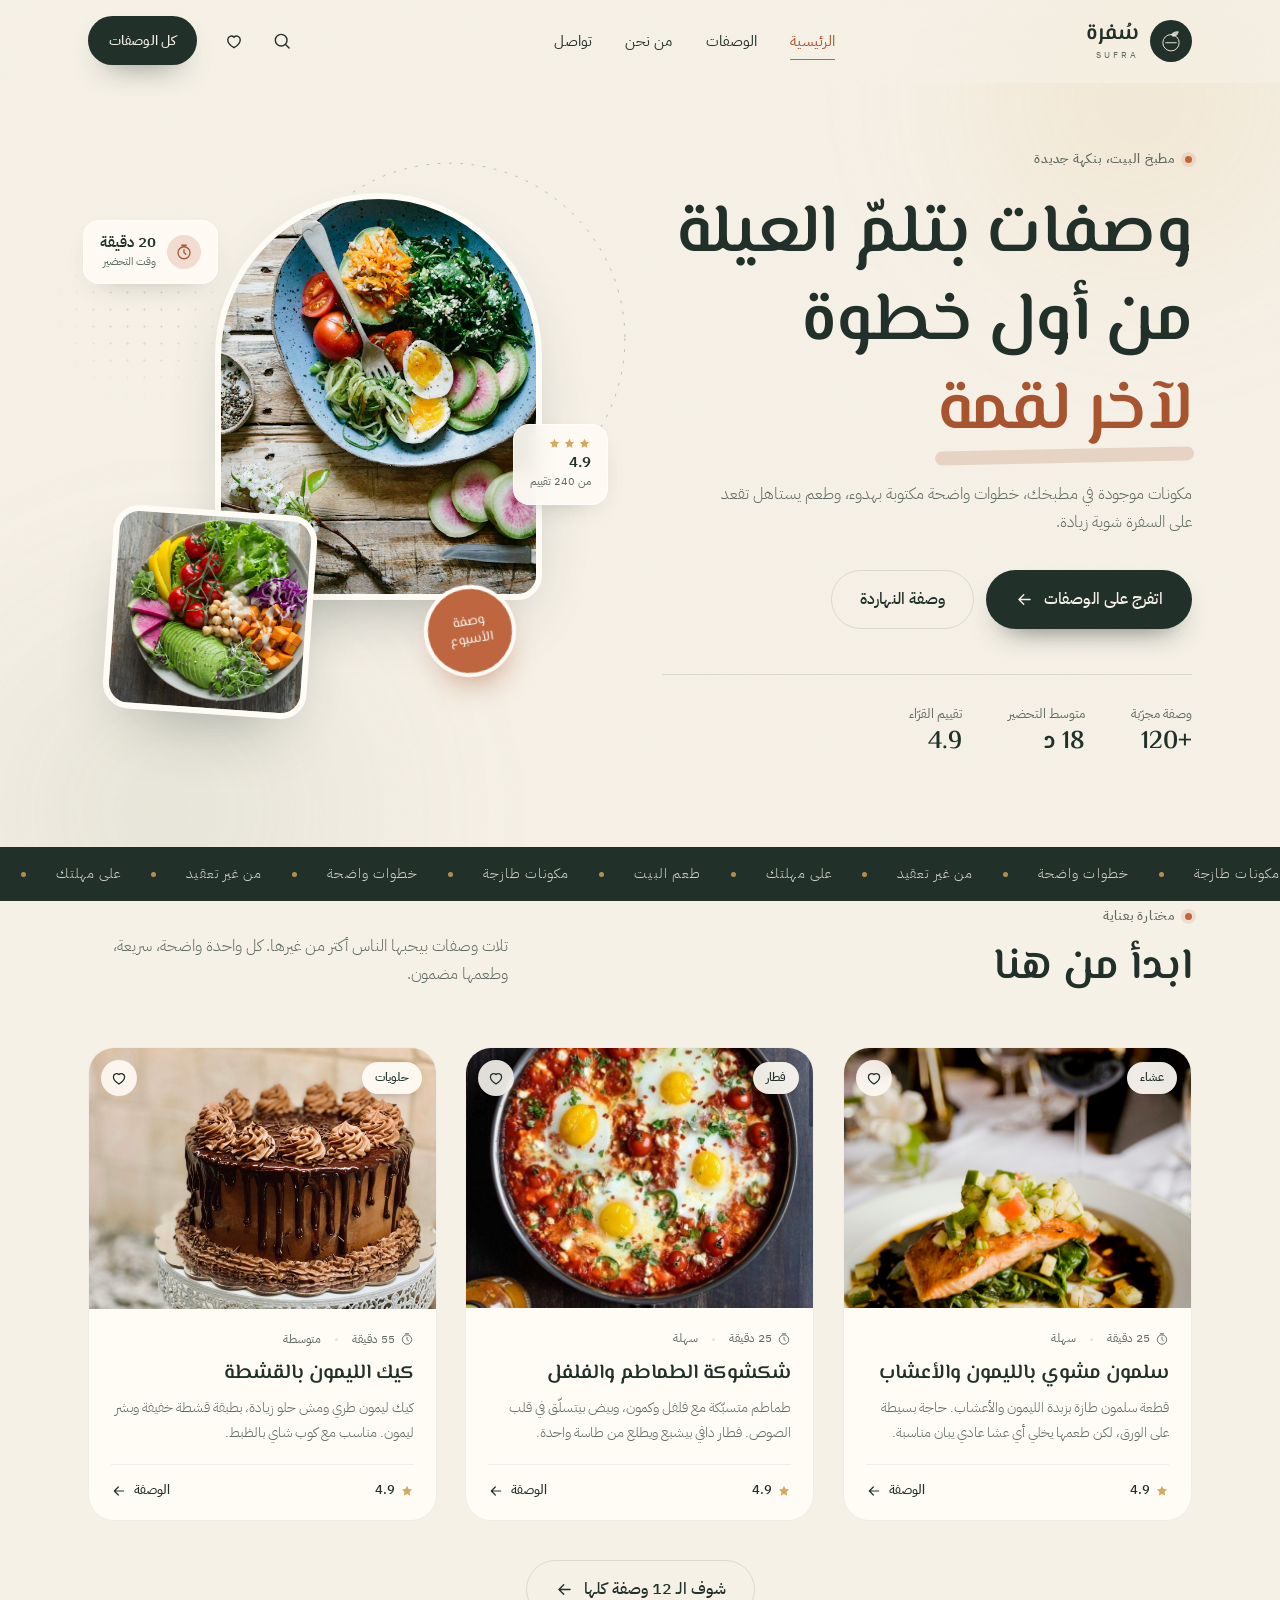
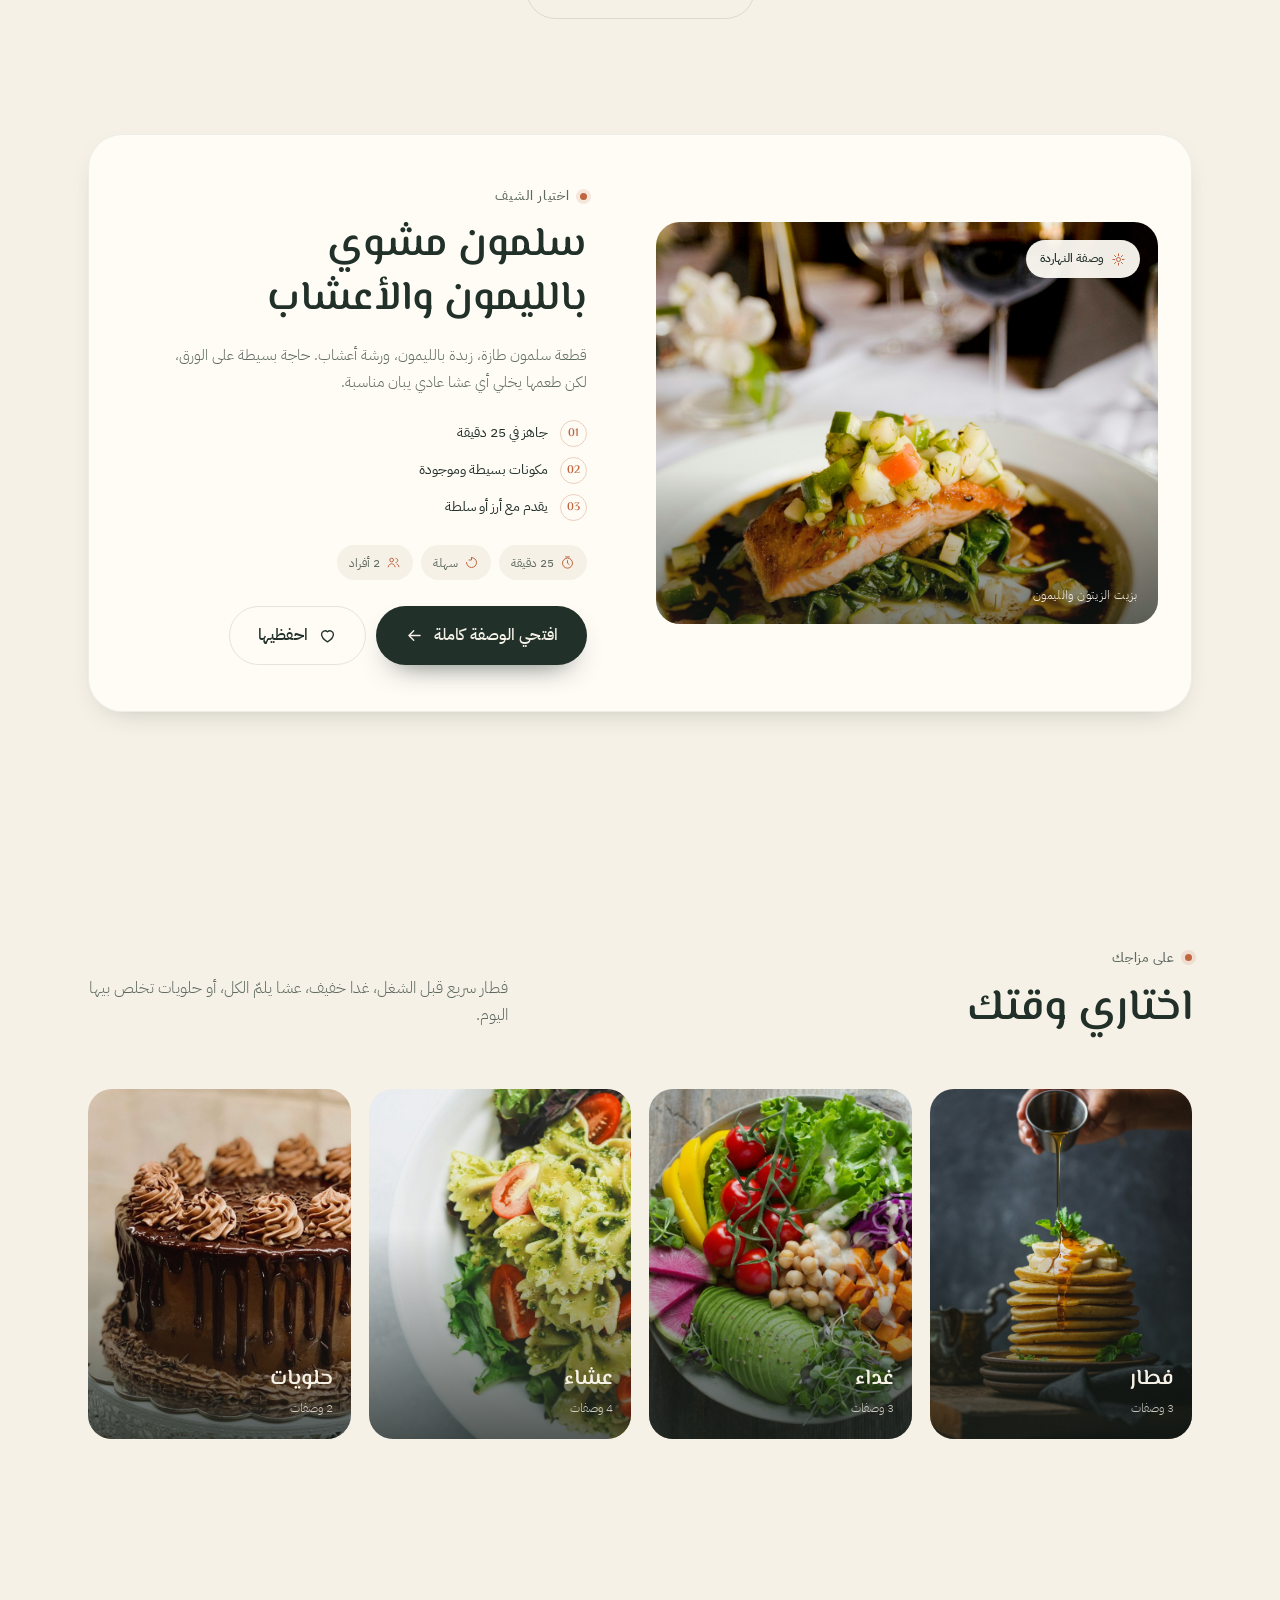
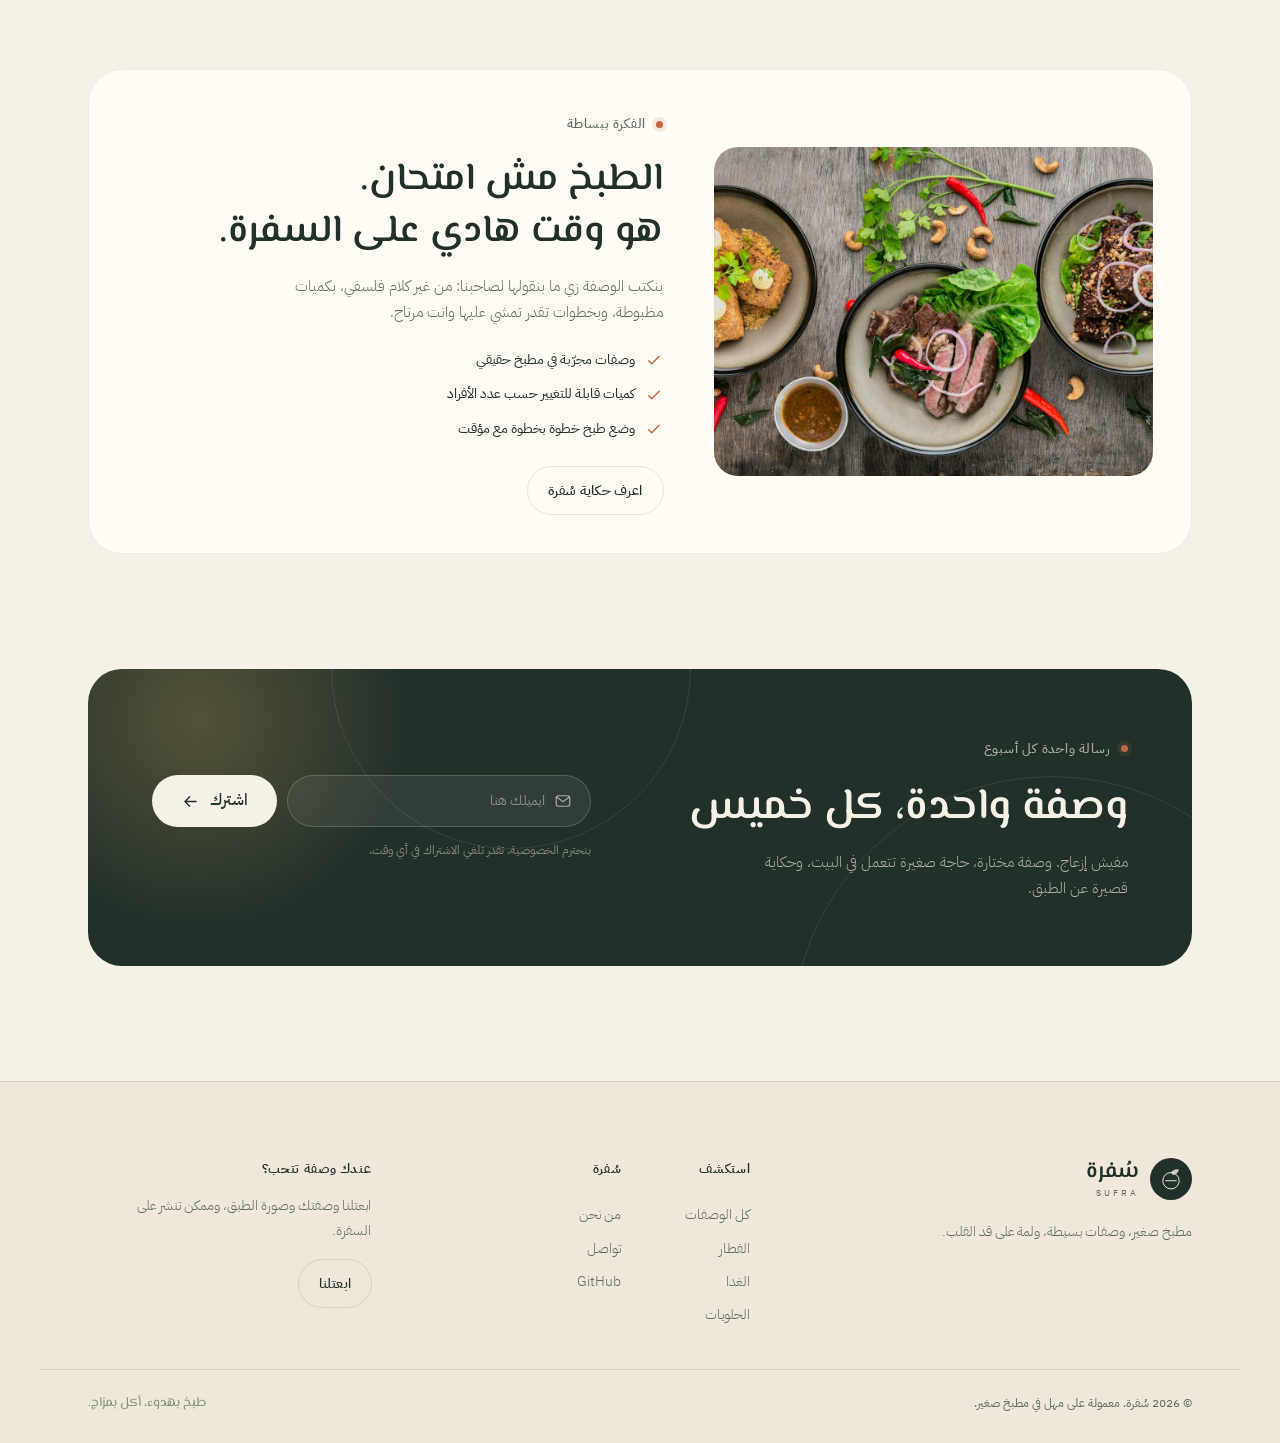
<file: index.html>
<!DOCTYPE html>
<html lang="ar" dir="rtl" class="no-js">
<head>
<meta charset="UTF-8">
<meta name="viewport" content="width=device-width, initial-scale=1">
<meta name="theme-color" content="#f6f1e7">
<title>سُفرة — وصفات بيتية بخطوات بسيطة</title>
<meta name="description" content="سُفرة: وصفات بيتية مجرّبة بخطوات واضحة ومكونات بسيطة. فطار وغدا وعشا وحلويات، مع وضع طبخ تفاعلي وحفظ للمفضلة.">
<link rel="canonical" href="https://mohammadmansy.github.io/sofra/">
<meta property="og:type" content="website">
<meta property="og:locale" content="ar_AR">
<meta property="og:site_name" content="سُفرة">
<meta property="og:title" content="سُفرة — وصفات بيتية بخطوات بسيطة">
<meta property="og:description" content="وصفات بيتية مجرّبة، مكونات بسيطة، وخطوات مكتوبة بهدوء. اختاري وصفتك وابدأي الطبخ.">
<meta property="og:url" content="https://mohammadmansy.github.io/sofra/">
<meta property="og:image" content="https://mohammadmansy.github.io/sofra/img/og-cover.jpg">
<meta name="twitter:card" content="summary_large_image">
<link rel="icon" href="favicon.svg" type="image/svg+xml">
<link rel="manifest" href="manifest.webmanifest">
<link rel="preconnect" href="https://fonts.googleapis.com">
<link rel="preconnect" href="https://fonts.gstatic.com" crossorigin>
<link href="https://fonts.googleapis.com/css2?family=El+Messiri:wght@500;600;700&family=IBM+Plex+Sans+Arabic:wght@300;400;500;600&display=swap" rel="stylesheet">
<link rel="stylesheet" href="css/styles.css">
<script>document.documentElement.classList.replace('no-js','js');</script>
<script type="application/ld+json">
{
  "@context": "https://schema.org",
  "@type": "WebSite",
  "name": "سُفرة",
  "url": "https://mohammadmansy.github.io/sofra/",
  "description": "وصفات بيتية مجرّبة بخطوات واضحة ومكونات بسيطة.",
  "inLanguage": "ar",
  "potentialAction": {
    "@type": "SearchAction",
    "target": "https://mohammadmansy.github.io/sofra/recipes.html?q={search_term_string}",
    "query-input": "required name=search_term_string"
  }
}
</script>
</head>
<body>

<a class="skip-link" href="#main">تخطَّ إلى المحتوى</a>
<div class="grain" aria-hidden="true"></div>

<header class="site-header" id="top">
  <div class="scroll-progress" id="scrollProgress" aria-hidden="true"></div>
  <div class="container header-inner">
    <a href="index.html" class="brand" aria-label="سُفرة — الصفحة الرئيسية">
      <span class="brand-mark">
        <svg viewBox="0 0 48 48" fill="none" aria-hidden="true"><circle cx="24" cy="27" r="14" stroke="currentColor" stroke-width="1.6"/><path d="M24 13c4-6 11-6.5 13.5-5-1.5 6-6 9-10.5 8.5" fill="currentColor" opacity=".8"/><path d="M15 27h18" stroke="currentColor" stroke-width="1.6" stroke-linecap="round"/></svg>
      </span>
      <span class="brand-text">سُفرة<em>sufra</em></span>
    </a>

    <nav class="nav" id="nav" aria-label="التنقل الرئيسي">
      <a href="index.html" class="is-active" aria-current="page">الرئيسية</a>
      <a href="recipes.html">الوصفات</a>
      <a href="about.html">من نحن</a>
      <a href="about.html#contact">تواصل</a>
    </nav>

    <div class="header-actions">
      <a class="icon-btn" href="recipes.html" data-search-link aria-label="ابحث عن وصفة">
        <svg viewBox="0 0 24 24" fill="none" aria-hidden="true"><circle cx="11" cy="11" r="7" stroke="currentColor" stroke-width="1.7"/><path d="m16.5 16.5 4 4" stroke="currentColor" stroke-width="1.7" stroke-linecap="round"/></svg>
      </a>
      <a class="icon-btn saved-btn" href="recipes.html?fav=1" data-saved-link data-saved-wrap aria-label="الوصفات المحفوظة">
        <svg viewBox="0 0 24 24" fill="none" aria-hidden="true"><path d="M12 20s-7.5-4.4-7.5-9.6A4.4 4.4 0 0 1 12 7.4a4.4 4.4 0 0 1 7.5 3C19.5 15.6 12 20 12 20Z" stroke="currentColor" stroke-width="1.7" stroke-linejoin="round"/></svg>
        <span class="saved-count" data-saved-count>0</span>
      </a>
      <a href="recipes.html" class="btn btn-solid btn-small header-cta">كل الوصفات</a>
      <button class="menu-btn" id="menuBtn" aria-label="فتح القائمة" aria-expanded="false" aria-controls="nav">
        <span></span><span></span>
      </button>
    </div>
  </div>
</header>

<main id="main">
  <section class="hero">
    <div class="hero-bg" aria-hidden="true">
      <span class="orb orb-a"></span>
      <span class="orb orb-b"></span>
      <span class="hero-dots"></span>
    </div>

    <div class="container hero-grid">
      <div class="hero-copy">
        <span class="eyebrow"><i class="eyebrow-dot"></i> مطبخ البيت، بنكهة جديدة</span>
        <h1>وصفات بتلمّ العيلة<br>من أول خطوة <span class="accent-word">لآخر لقمة</span></h1>
        <p class="lead">مكونات موجودة في مطبخك، خطوات واضحة مكتوبة بهدوء، وطعم يستاهل تقعد على السفرة شوية زيادة.</p>
        <div class="hero-actions">
          <a href="recipes.html" class="btn btn-solid">
            اتفرج على الوصفات
            <svg viewBox="0 0 24 24" fill="none" aria-hidden="true"><path d="M19 12H5m0 0 6-6m-6 6 6 6" stroke="currentColor" stroke-width="1.8" stroke-linecap="round" stroke-linejoin="round"/></svg>
          </a>
          <a href="#featured" class="btn btn-ghost">وصفة النهاردة</a>
        </div>
        <dl class="hero-stats">
          <div><dt>+120</dt><dd>وصفة مجرّبة</dd></div>
          <div><dt>18 د</dt><dd>متوسط التحضير</dd></div>
          <div><dt>4.9</dt><dd>تقييم القرّاء</dd></div>
        </dl>
      </div>

      <div class="hero-visual" id="heroVisual">
        <svg class="hero-ring" viewBox="0 0 400 400" fill="none" aria-hidden="true">
          <circle cx="200" cy="200" r="186" stroke="currentColor" stroke-width="1" stroke-dasharray="2 10" stroke-linecap="round"/>
        </svg>
        <figure class="hero-photo hero-photo-main" data-depth="14">
          <img src="img/hero-1.jpg" alt="طبق خضار طازج ملوّن" width="1000" height="1250" fetchpriority="high">
        </figure>
        <figure class="hero-photo hero-photo-small" data-depth="26">
          <img src="img/hero-2.jpg" alt="سلطة طازجة بألوان دافئة" width="800" height="800">
        </figure>
        <div class="float-card float-time" data-depth="34">
          <span class="float-icon">
            <svg viewBox="0 0 24 24" fill="none" aria-hidden="true"><circle cx="12" cy="13" r="8" stroke="currentColor" stroke-width="1.7"/><path d="M12 9v4l2.5 2M9 3h6" stroke="currentColor" stroke-width="1.7" stroke-linecap="round"/></svg>
          </span>
          <div><strong>20 دقيقة</strong><span>وقت التحضير</span></div>
        </div>
        <div class="float-card float-rating" data-depth="22">
          <div class="stars" aria-hidden="true">
            <svg viewBox="0 0 24 24"><path d="m12 3 2.7 5.6 6.1.9-4.4 4.3 1 6.1L12 17l-5.4 2.9 1-6.1L3.2 9.5l6.1-.9L12 3Z" fill="currentColor"/></svg>
            <svg viewBox="0 0 24 24"><path d="m12 3 2.7 5.6 6.1.9-4.4 4.3 1 6.1L12 17l-5.4 2.9 1-6.1L3.2 9.5l6.1-.9L12 3Z" fill="currentColor"/></svg>
            <svg viewBox="0 0 24 24"><path d="m12 3 2.7 5.6 6.1.9-4.4 4.3 1 6.1L12 17l-5.4 2.9 1-6.1L3.2 9.5l6.1-.9L12 3Z" fill="currentColor"/></svg>
          </div>
          <div><strong>4.9</strong><span>من 240 تقييم</span></div>
        </div>
        <span class="hero-seal" data-depth="18">وصفة<br>الأسبوع</span>
      </div>
    </div>

    <div class="ticker" aria-hidden="true">
      <div class="ticker-track">
        <span>مكونات طازجة</span><i></i>
        <span>خطوات واضحة</span><i></i>
        <span>من غير تعقيد</span><i></i>
        <span>على مهلتك</span><i></i>
        <span>طعم البيت</span><i></i>
        <span>مكونات طازجة</span><i></i>
        <span>خطوات واضحة</span><i></i>
        <span>من غير تعقيد</span><i></i>
        <span>على مهلتك</span><i></i>
        <span>طعم البيت</span><i></i>
      </div>
    </div>
  </section>

  <section class="section home-picks" id="picks">
    <div class="container">
      <div class="section-head reveal">
        <div>
          <span class="eyebrow"><i class="eyebrow-dot"></i> مختارة بعناية</span>
          <h2>ابدأ من هنا</h2>
        </div>
        <p>تلات وصفات بيحبها الناس أكتر من غيرها. كل واحدة واضحة، سريعة، وطعمها مضمون.</p>
      </div>

      <div class="recipe-grid" id="homePicks"></div>

      <div class="all-recipes-cta reveal">
        <a href="recipes.html" class="btn btn-ghost">
          شوف الـ 12 وصفة كلها
          <svg viewBox="0 0 24 24" fill="none" aria-hidden="true"><path d="M19 12H5m0 0 6-6m-6 6 6 6" stroke="currentColor" stroke-width="1.8" stroke-linecap="round" stroke-linejoin="round"/></svg>
        </a>
      </div>
    </div>
  </section>

  <section class="section featured-wrap" id="featured">
    <div class="container">
      <div class="featured reveal">
        <div class="featured-media">
          <img src="img/featured.jpg" alt="سلمون مشوي بالليمون والأعشاب" loading="lazy" width="1400" height="1120">
          <span class="featured-stamp">
            <svg viewBox="0 0 24 24" fill="none" aria-hidden="true"><path d="M12 3v3M12 18v3M3 12h3M18 12h3M5.6 5.6l2.1 2.1M16.3 16.3l2.1 2.1M18.4 5.6l-2.1 2.1M7.7 16.3l-2.1 2.1" stroke="currentColor" stroke-width="1.6" stroke-linecap="round"/><circle cx="12" cy="12" r="3.2" stroke="currentColor" stroke-width="1.6"/></svg>
            وصفة النهاردة
          </span>
          <div class="featured-photo-note">
            <span>بزيت الزيتون والليمون</span>
          </div>
        </div>

        <div class="featured-copy">
          <span class="eyebrow"><i class="eyebrow-dot"></i> اختيار الشيف</span>
          <h2>سلمون مشوي<br>بالليمون والأعشاب</h2>
          <p>قطعة سلمون طازة، زبدة بالليمون، ورشة أعشاب. حاجة بسيطة على الورق، لكن طعمها يخلي أي عشا عادي يبان مناسبة.</p>

          <ul class="featured-points">
            <li><span>01</span> جاهز في 25 دقيقة</li>
            <li><span>02</span> مكونات بسيطة وموجودة</li>
            <li><span>03</span> يقدم مع أرز أو سلطة</li>
          </ul>

          <div class="featured-meta">
            <span>
              <svg viewBox="0 0 24 24" fill="none" aria-hidden="true"><circle cx="12" cy="13" r="8" stroke="currentColor" stroke-width="1.6"/><path d="M12 9v4l2.5 2M9 3h6" stroke="currentColor" stroke-width="1.6" stroke-linecap="round"/></svg>
              25 دقيقة
            </span>
            <span>
              <svg viewBox="0 0 24 24" fill="none" aria-hidden="true"><path d="M4 12a8 8 0 1 0 8-8" stroke="currentColor" stroke-width="1.6" stroke-linecap="round"/><path d="M12 4v4H8" stroke="currentColor" stroke-width="1.6" stroke-linecap="round" stroke-linejoin="round"/></svg>
              سهلة
            </span>
            <span>
              <svg viewBox="0 0 24 24" fill="none" aria-hidden="true"><circle cx="9" cy="8" r="3" stroke="currentColor" stroke-width="1.6"/><path d="M3.5 19c.6-3.2 2.8-5 5.5-5s4.9 1.8 5.5 5M16 5.5c1.7.3 2.8 1.6 2.8 3.2S17.7 11.7 16 12M17.5 14.4c1.7.6 2.8 2.2 3.1 4.4" stroke="currentColor" stroke-width="1.6" stroke-linecap="round"/></svg>
              2 أفراد
            </span>
          </div>

          <div class="featured-actions">
            <a href="recipe.html?id=salmon" class="btn btn-solid">
              افتحي الوصفة كاملة
              <svg viewBox="0 0 24 24" fill="none" aria-hidden="true"><path d="M19 12H5m0 0 6-6m-6 6 6 6" stroke="currentColor" stroke-width="1.8" stroke-linecap="round" stroke-linejoin="round"/></svg>
            </a>
            <button class="btn btn-ghost save-toggle-featured" data-save="salmon" data-label="سلمون مشوي بالليمون والأعشاب" type="button" aria-pressed="false">
              <svg viewBox="0 0 24 24" fill="none" aria-hidden="true"><path d="M12 20s-7.5-4.4-7.5-9.6A4.4 4.4 0 0 1 12 7.4a4.4 4.4 0 0 1 7.5 3C19.5 15.6 12 20 12 20Z" stroke="currentColor" stroke-width="1.7" stroke-linejoin="round"/></svg>
              <span class="save-text">احفظيها</span>
            </button>
          </div>
        </div>
      </div>
    </div>
  </section>

  <section class="section" id="categories">
    <div class="container">
      <div class="section-head reveal">
        <div>
          <span class="eyebrow"><i class="eyebrow-dot"></i> على مزاجك</span>
          <h2>اختاري وقتك</h2>
        </div>
        <p>فطار سريع قبل الشغل، غدا خفيف، عشا يلمّ الكل، أو حلويات تخلص بيها اليوم.</p>
      </div>
      <div class="category-grid" id="categoryGrid"></div>
    </div>
  </section>

  <section class="section">
    <div class="container">
      <div class="about-strip reveal">
        <div class="about-strip-media">
          <img src="img/about.jpg" alt="طبق طعام بيتي على سفرة خشب" loading="lazy" width="1200" height="900">
        </div>
        <div class="about-strip-copy">
          <span class="eyebrow"><i class="eyebrow-dot"></i> الفكرة ببساطة</span>
          <h2>الطبخ مش امتحان.<br>هو وقت هادي على السفرة.</h2>
          <p>بنكتب الوصفة زي ما بنقولها لصاحبنا: من غير كلام فلسفي، بكميات مظبوطة، وبخطوات تقدر تمشي عليها وانت مرتاح.</p>
          <ul class="about-strip-points">
            <li>
              <svg viewBox="0 0 24 24" fill="none" aria-hidden="true"><path d="m5 13 4 4L19 7" stroke="currentColor" stroke-width="1.8" stroke-linecap="round" stroke-linejoin="round"/></svg>
              وصفات مجرّبة في مطبخ حقيقي
            </li>
            <li>
              <svg viewBox="0 0 24 24" fill="none" aria-hidden="true"><path d="m5 13 4 4L19 7" stroke="currentColor" stroke-width="1.8" stroke-linecap="round" stroke-linejoin="round"/></svg>
              كميات قابلة للتغيير حسب عدد الأفراد
            </li>
            <li>
              <svg viewBox="0 0 24 24" fill="none" aria-hidden="true"><path d="m5 13 4 4L19 7" stroke="currentColor" stroke-width="1.8" stroke-linecap="round" stroke-linejoin="round"/></svg>
              وضع طبخ خطوة بخطوة مع مؤقت
            </li>
          </ul>
          <a href="about.html" class="btn btn-ghost btn-small">اعرف حكاية سُفرة</a>
        </div>
      </div>
    </div>
  </section>

  <section class="section subscribe-wrap" id="subscribe">
    <div class="container">
      <div class="subscribe reveal">
        <div class="subscribe-glow" aria-hidden="true"></div>
        <div class="subscribe-copy">
          <span class="eyebrow eyebrow-light"><i class="eyebrow-dot"></i> رسالة واحدة كل أسبوع</span>
          <h2>وصفة واحدة، كل خميس</h2>
          <p>مفيش إزعاج. وصفة مختارة، حاجة صغيرة تتعمل في البيت، وحكاية قصيرة عن الطبق.</p>
        </div>
        <form class="subscribe-form" id="subscribeForm" novalidate>
          <div class="subscribe-field">
            <svg viewBox="0 0 24 24" fill="none" aria-hidden="true"><rect x="3" y="5" width="18" height="14" rx="3" stroke="currentColor" stroke-width="1.6"/><path d="m4 7 8 6 8-6" stroke="currentColor" stroke-width="1.6" stroke-linecap="round" stroke-linejoin="round"/></svg>
            <input type="email" id="emailInput" placeholder="ايميلك هنا" aria-label="البريد الإلكتروني" required>
          </div>
          <button type="submit" class="btn btn-light">
            اشترك
            <svg viewBox="0 0 24 24" fill="none" aria-hidden="true"><path d="M19 12H5m0 0 6-6m-6 6 6 6" stroke="currentColor" stroke-width="1.8" stroke-linecap="round" stroke-linejoin="round"/></svg>
          </button>
          <p class="form-note" aria-live="polite">بنحترم الخصوصية. تقدر تلغي الاشتراك في أي وقت.</p>
        </form>
      </div>
    </div>
  </section>
</main>

<footer class="footer">
  <div class="container footer-grid">
    <div class="footer-brand">
      <a href="index.html" class="brand" aria-label="سُفرة">
        <span class="brand-mark">
          <svg viewBox="0 0 48 48" fill="none" aria-hidden="true"><circle cx="24" cy="27" r="14" stroke="currentColor" stroke-width="1.6"/><path d="M24 13c4-6 11-6.5 13.5-5-1.5 6-6 9-10.5 8.5" fill="currentColor" opacity=".8"/><path d="M15 27h18" stroke="currentColor" stroke-width="1.6" stroke-linecap="round"/></svg>
        </span>
        <span class="brand-text">سُفرة<em>sufra</em></span>
      </a>
      <p>مطبخ صغير، وصفات بسيطة، ولمة على قد القلب.</p>
    </div>

    <nav class="footer-links" aria-label="روابط الفوتر">
      <div>
        <h4>استكشف</h4>
        <a href="recipes.html">كل الوصفات</a>
        <a href="recipes.html?cat=فطار">الفطار</a>
        <a href="recipes.html?cat=غداء">الغدا</a>
        <a href="recipes.html?cat=حلويات">الحلويات</a>
      </div>
      <div>
        <h4>سُفرة</h4>
        <a href="about.html">من نحن</a>
        <a href="about.html#contact">تواصل</a>
        <a href="https://github.com/mohammadmansy" target="_blank" rel="noopener">GitHub</a>
      </div>
    </nav>

    <div class="footer-cta">
      <h4>عندك وصفة تتحب؟</h4>
      <p>ابعتلنا وصفتك وصورة الطبق، وممكن تنشر على السفرة.</p>
      <a href="about.html#contact" class="btn btn-ghost btn-small">ابعتلنا</a>
    </div>
  </div>

  <div class="container footer-bottom">
    <p>© <span data-year>2026</span> سُفرة. معمولة على مهل في مطبخ صغير.</p>
    <p class="footer-signature">طبخ بهدوء، أكل بمزاج.</p>
  </div>
</footer>

<div class="toast" id="toast" role="status" aria-live="polite"></div>

<script src="js/data.js"></script>
<script src="js/ui.js"></script>
<script src="js/home.js"></script>
</body>
</html>
</file>
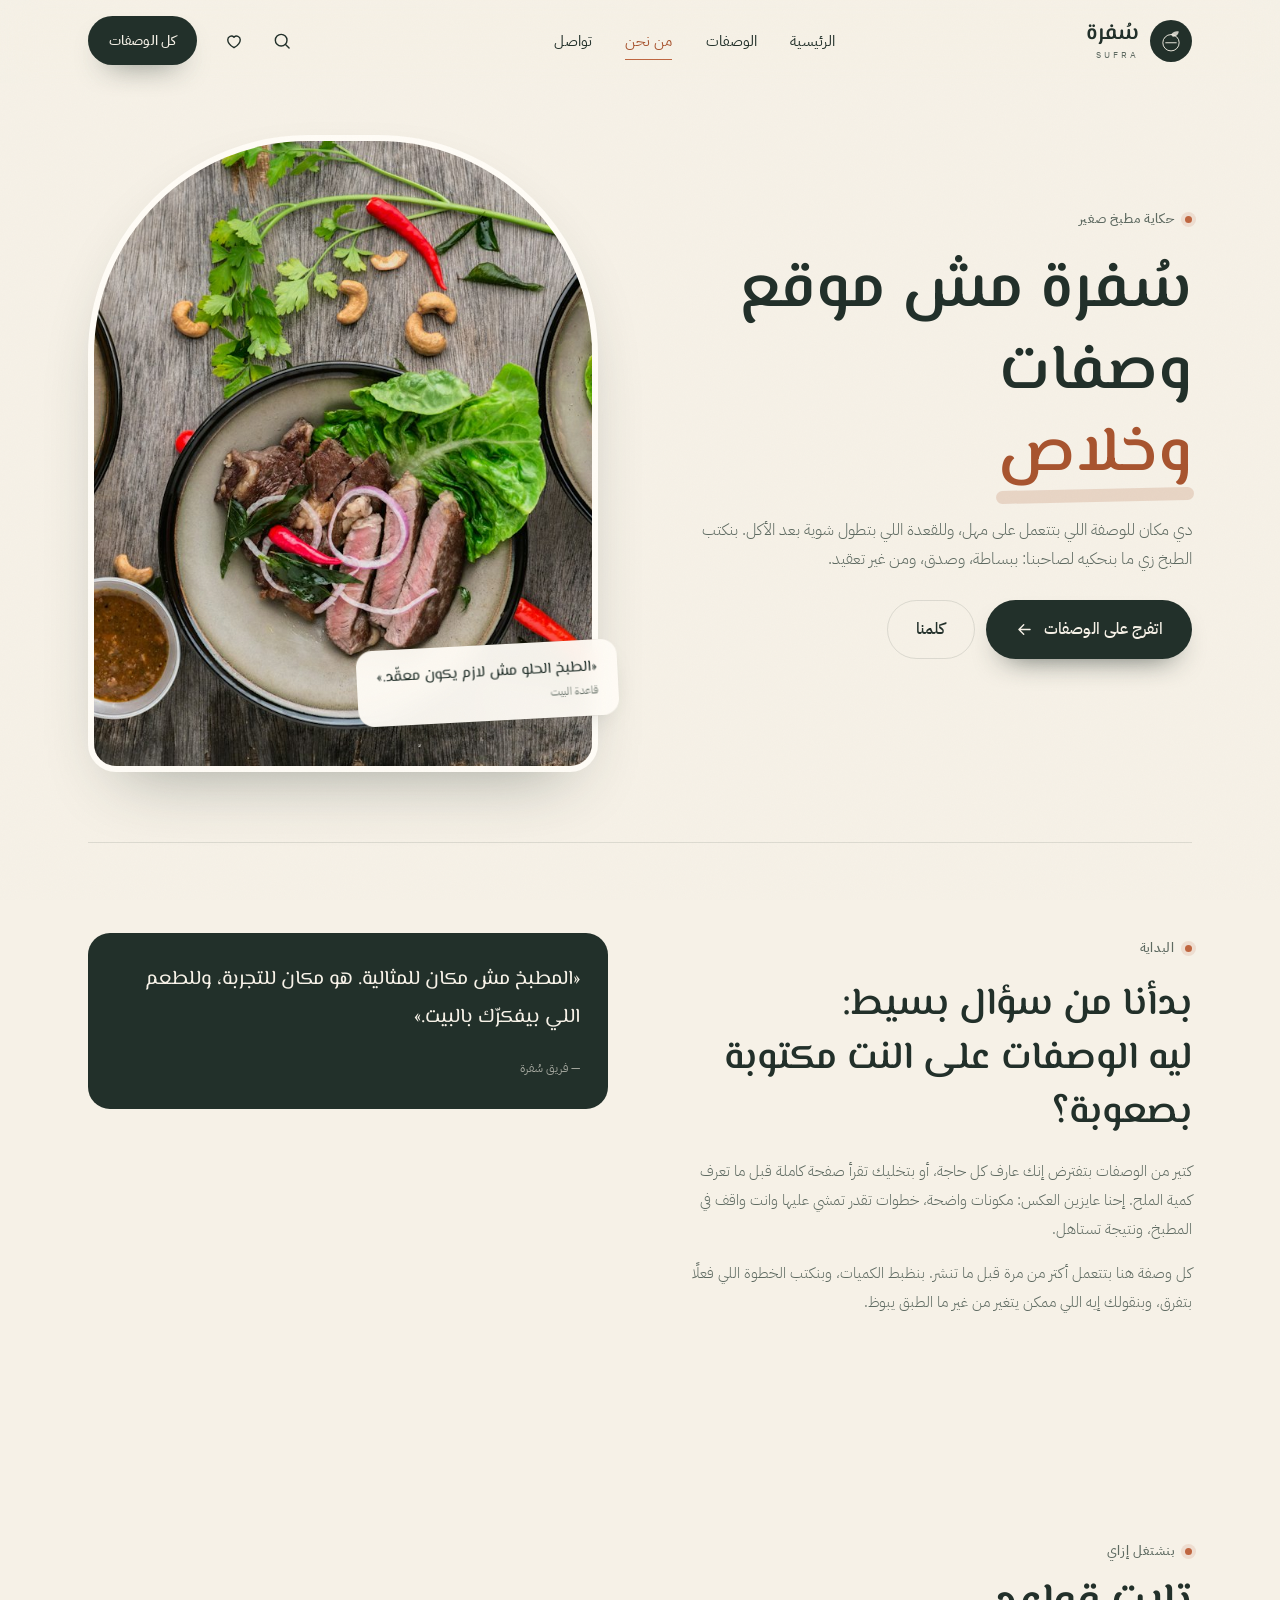
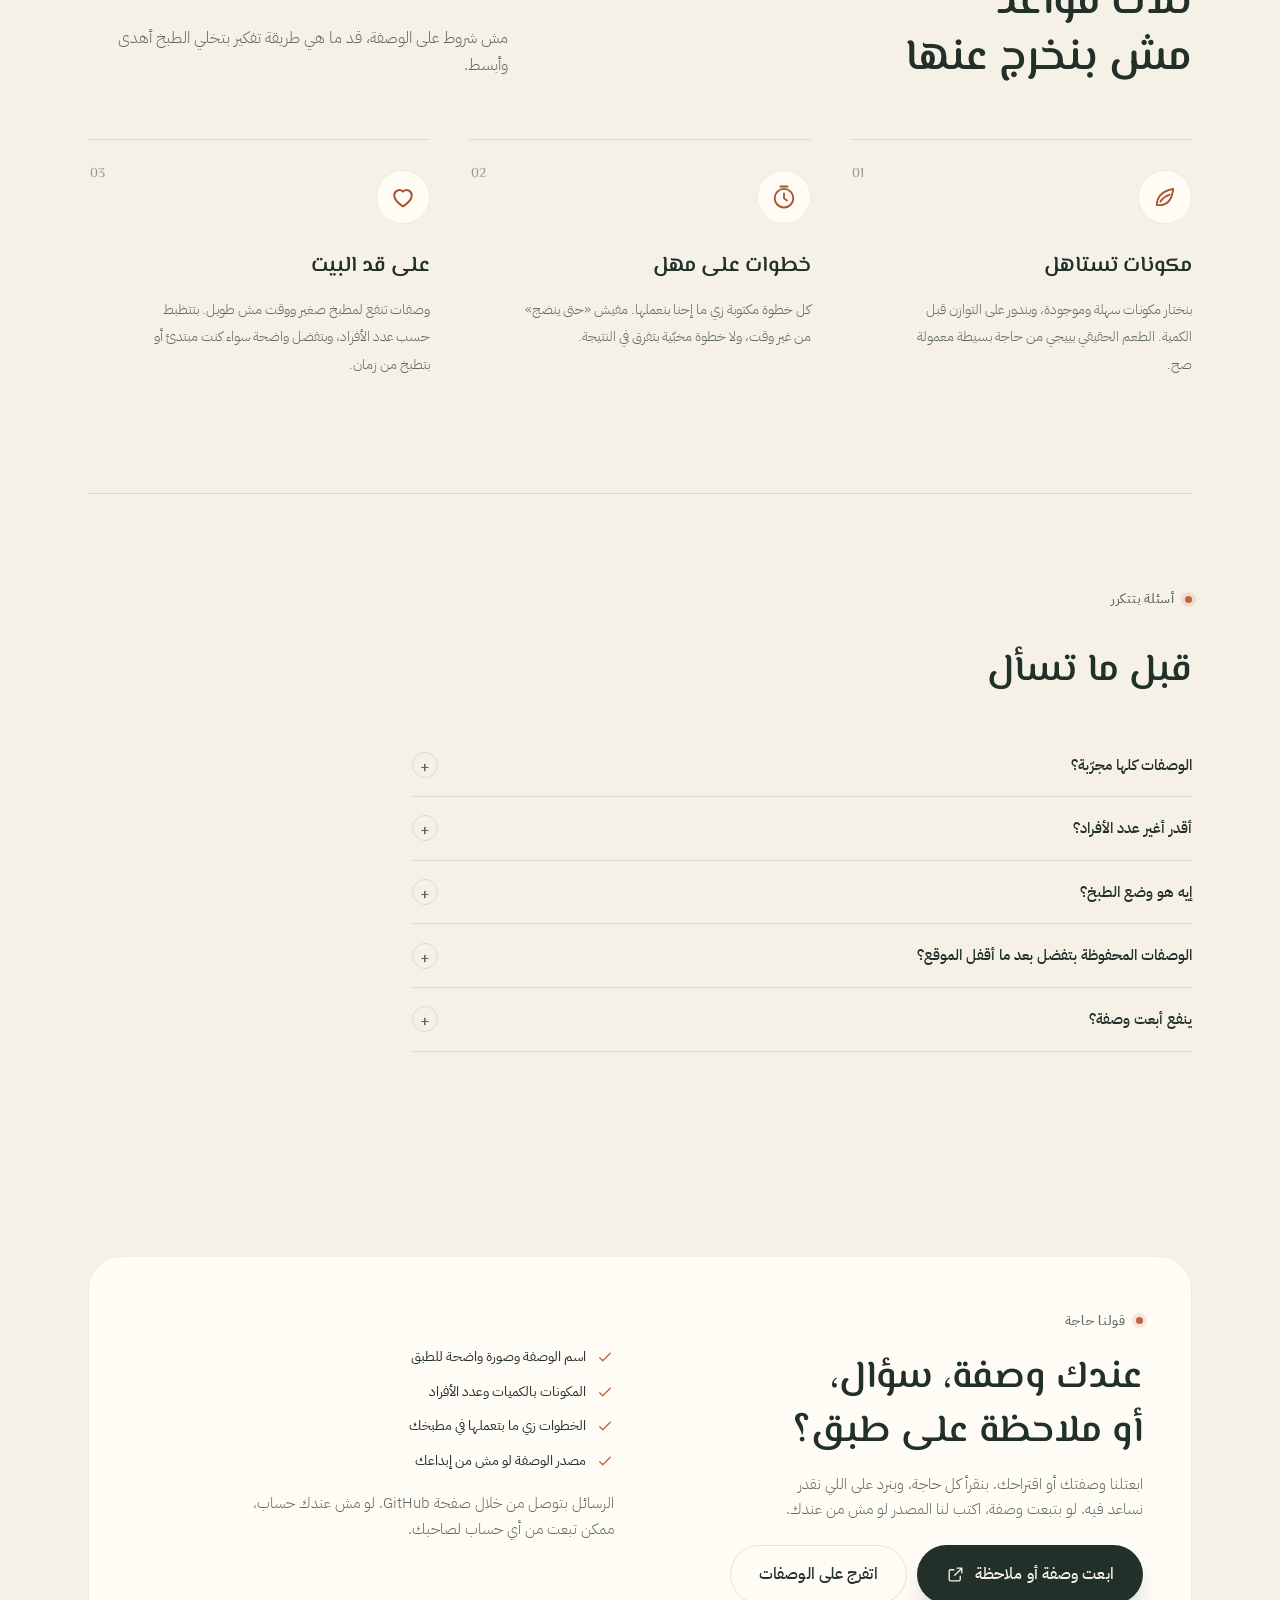
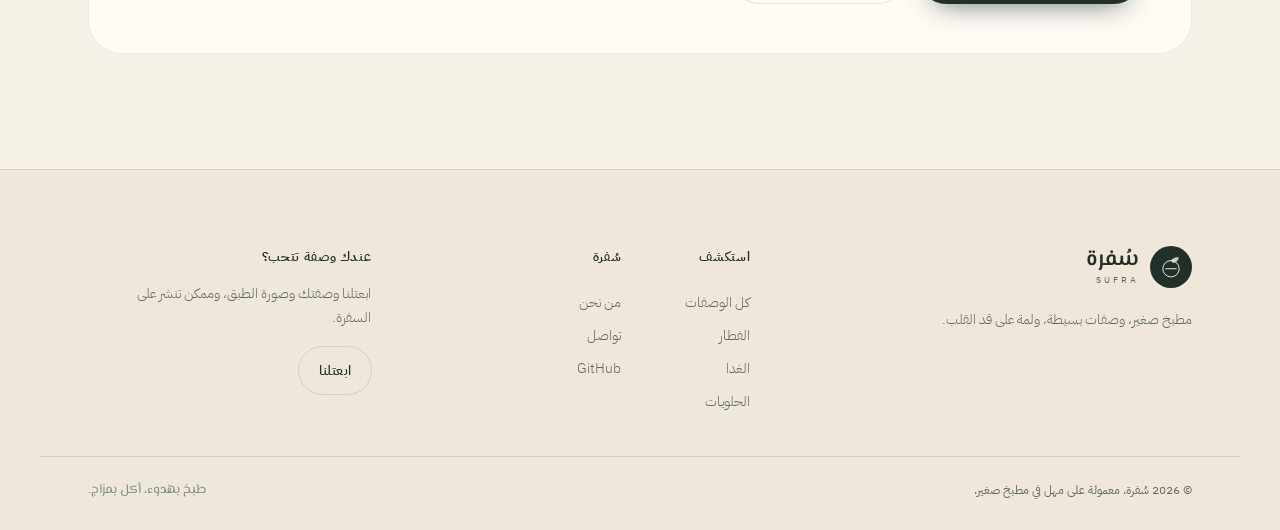
<file: about.html>
<!DOCTYPE html>
<html lang="ar" dir="rtl" class="no-js">
<head>
<meta charset="UTF-8">
<meta name="viewport" content="width=device-width, initial-scale=1">
<meta name="theme-color" content="#f6f1e7">
<title>من نحن | سُفرة</title>
<meta name="description" content="سُفرة مطبخ صغير بيقدّم وصفات بيتية مجرّبة بخطوات واضحة. اعرف حكايتنا، وإزاي بنختار الوصفات، وإزاي تقترح وصفة.">
<link rel="canonical" href="https://mohammadmansy.github.io/sofra/about.html">
<meta property="og:type" content="website">
<meta property="og:locale" content="ar_AR">
<meta property="og:site_name" content="سُفرة">
<meta property="og:title" content="من نحن | سُفرة">
<meta property="og:description" content="مطبخ صغير، وصفات بسيطة، ولمة على قد القلب. اعرف حكاية سُفرة.">
<meta property="og:url" content="https://mohammadmansy.github.io/sofra/about.html">
<meta property="og:image" content="https://mohammadmansy.github.io/sofra/img/og-cover.jpg">
<meta name="twitter:card" content="summary_large_image">
<link rel="icon" href="favicon.svg" type="image/svg+xml">
<link rel="manifest" href="manifest.webmanifest">
<link rel="preconnect" href="https://fonts.googleapis.com">
<link rel="preconnect" href="https://fonts.gstatic.com" crossorigin>
<link href="https://fonts.googleapis.com/css2?family=El+Messiri:wght@500;600;700&family=IBM+Plex+Sans+Arabic:wght@300;400;500;600&display=swap" rel="stylesheet">
<link rel="stylesheet" href="css/styles.css">
<script>document.documentElement.classList.replace('no-js','js');</script>
</head>
<body>

<a class="skip-link" href="#main">تخطَّ إلى المحتوى</a>
<div class="grain" aria-hidden="true"></div>

<header class="site-header" id="top">
  <div class="scroll-progress" id="scrollProgress" aria-hidden="true"></div>
  <div class="container header-inner">
    <a href="index.html" class="brand" aria-label="سُفرة — الصفحة الرئيسية">
      <span class="brand-mark">
        <svg viewBox="0 0 48 48" fill="none" aria-hidden="true"><circle cx="24" cy="27" r="14" stroke="currentColor" stroke-width="1.6"/><path d="M24 13c4-6 11-6.5 13.5-5-1.5 6-6 9-10.5 8.5" fill="currentColor" opacity=".8"/><path d="M15 27h18" stroke="currentColor" stroke-width="1.6" stroke-linecap="round"/></svg>
      </span>
      <span class="brand-text">سُفرة<em>sufra</em></span>
    </a>

    <nav class="nav" id="nav" aria-label="التنقل الرئيسي">
      <a href="index.html">الرئيسية</a>
      <a href="recipes.html">الوصفات</a>
      <a href="about.html" class="is-active" aria-current="page">من نحن</a>
      <a href="about.html#contact">تواصل</a>
    </nav>

    <div class="header-actions">
      <a class="icon-btn" href="recipes.html?focus=search" data-search-link aria-label="ابحث عن وصفة">
        <svg viewBox="0 0 24 24" fill="none" aria-hidden="true"><circle cx="11" cy="11" r="7" stroke="currentColor" stroke-width="1.7"/><path d="m16.5 16.5 4 4" stroke="currentColor" stroke-width="1.7" stroke-linecap="round"/></svg>
      </a>
      <a class="icon-btn saved-btn" href="recipes.html?fav=1" data-saved-link data-saved-wrap aria-label="الوصفات المحفوظة">
        <svg viewBox="0 0 24 24" fill="none" aria-hidden="true"><path d="M12 20s-7.5-4.4-7.5-9.6A4.4 4.4 0 0 1 12 7.4a4.4 4.4 0 0 1 7.5 3C19.5 15.6 12 20 12 20Z" stroke="currentColor" stroke-width="1.7" stroke-linejoin="round"/></svg>
        <span class="saved-count" data-saved-count>0</span>
      </a>
      <a href="recipes.html" class="btn btn-solid btn-small header-cta">كل الوصفات</a>
      <button class="menu-btn" id="menuBtn" aria-label="فتح القائمة" aria-expanded="false" aria-controls="nav">
        <span></span><span></span>
      </button>
    </div>
  </div>
</header>

<main id="main">
  <section class="about-hero">
    <div class="container about-hero-grid">
      <div>
        <span class="eyebrow"><i class="eyebrow-dot"></i> حكاية مطبخ صغير</span>
        <h1>سُفرة مش موقع وصفات<br><span class="accent-word">وخلاص</span></h1>
        <p>دي مكان للوصفة اللي بتتعمل على مهل، وللقعدة اللي بتطول شوية بعد الأكل. بنكتب الطبخ زي ما بنحكيه لصاحبنا: ببساطة، وصدق، ومن غير تعقيد.</p>
        <div class="hero-actions">
          <a href="recipes.html" class="btn btn-solid">
            اتفرج على الوصفات
            <svg viewBox="0 0 24 24" fill="none" aria-hidden="true"><path d="M19 12H5m0 0 6-6m-6 6 6 6" stroke="currentColor" stroke-width="1.8" stroke-linecap="round" stroke-linejoin="round"/></svg>
          </a>
          <a href="#contact" class="btn btn-ghost">كلمنا</a>
        </div>
      </div>

      <div class="about-hero-media reveal">
        <img src="img/about.jpg" alt="سفرة خشب عليها طبق بيتي وأدوات مطبخ" width="1200" height="1500">
        <div class="about-note">
          «الطبخ الحلو مش لازم يكون معقّد.»
          <span>قاعدة البيت</span>
        </div>
      </div>
    </div>
  </section>

  <div class="container">
    <section class="about-story">
      <div>
        <span class="eyebrow"><i class="eyebrow-dot"></i> البداية</span>
        <h2>بدأنا من سؤال بسيط:<br>ليه الوصفات على النت مكتوبة بصعوبة؟</h2>
        <p>كتير من الوصفات بتفترض إنك عارف كل حاجة، أو بتخليك تقرأ صفحة كاملة قبل ما تعرف كمية الملح. إحنا عايزين العكس: مكونات واضحة، خطوات تقدر تمشي عليها وانت واقف في المطبخ، ونتيجة تستاهل.</p>
        <p>كل وصفة هنا بتتعمل أكتر من مرة قبل ما تنشر. بنظبط الكميات، وبنكتب الخطوة اللي فعلًا بتفرق، وبنقولك إيه اللي ممكن يتغير من غير ما الطبق يبوظ.</p>
      </div>

      <div class="about-quote">
        <p>«المطبخ مش مكان للمثالية. هو مكان للتجربة، وللطعم اللي بيفكرّك بالبيت.»</p>
        <span>— فريق سُفرة</span>
      </div>
    </section>
  </div>

  <section class="section">
    <div class="container">
      <div class="section-head reveal">
        <div>
          <span class="eyebrow"><i class="eyebrow-dot"></i> بنشتغل إزاي</span>
          <h2>تلات قواعد<br>مش بنخرج عنها</h2>
        </div>
        <p>مش شروط على الوصفة، قد ما هي طريقة تفكير بتخلي الطبخ أهدى وأبسط.</p>
      </div>

      <div class="value-grid">
        <article class="value-card reveal">
          <span class="value-index">01</span>
          <span class="value-icon">
            <svg viewBox="0 0 24 24" fill="none" aria-hidden="true"><path d="M5 19c0-7 4-12 14-14-1 10-6 14-12 14H5Z" stroke="currentColor" stroke-width="1.6" stroke-linejoin="round"/><path d="M8 16c2-3 5-5 8-6" stroke="currentColor" stroke-width="1.6" stroke-linecap="round"/></svg>
          </span>
          <h3>مكونات تستاهل</h3>
          <p>بنختار مكونات سهلة وموجودة، وبندور على التوازن قبل الكمية. الطعم الحقيقي بييجي من حاجة بسيطة معمولة صح.</p>
        </article>

        <article class="value-card reveal">
          <span class="value-index">02</span>
          <span class="value-icon">
            <svg viewBox="0 0 24 24" fill="none" aria-hidden="true"><circle cx="12" cy="13" r="8" stroke="currentColor" stroke-width="1.6"/><path d="M12 9v4l2.5 2M9 3h6" stroke="currentColor" stroke-width="1.6" stroke-linecap="round"/></svg>
          </span>
          <h3>خطوات على مهل</h3>
          <p>كل خطوة مكتوبة زي ما إحنا بنعملها. مفيش «حتى ينضج» من غير وقت، ولا خطوة مخبّية بتفرق في النتيجة.</p>
        </article>

        <article class="value-card reveal">
          <span class="value-index">03</span>
          <span class="value-icon">
            <svg viewBox="0 0 24 24" fill="none" aria-hidden="true"><path d="M12 20s-7.5-4.4-7.5-9.6A4.4 4.4 0 0 1 12 7.4a4.4 4.4 0 0 1 7.5 3C19.5 15.6 12 20 12 20Z" stroke="currentColor" stroke-width="1.7" stroke-linejoin="round"/></svg>
          </span>
          <h3>على قد البيت</h3>
          <p>وصفات تنفع لمطبخ صغير ووقت مش طويل. بتتظبط حسب عدد الأفراد، وبتفضل واضحة سواء كنت مبتدئ أو بتطبخ من زمان.</p>
        </article>
      </div>
    </div>
  </section>

  <div class="container">
    <section class="faq-wrap" aria-labelledby="faqTitle">
      <span class="eyebrow"><i class="eyebrow-dot"></i> أسئلة بتتكرر</span>
      <h2 id="faqTitle">قبل ما تسأل</h2>

      <div class="faq-list">
        <details class="faq-item">
          <summary>الوصفات كلها مجرّبة؟</summary>
          <p>أيوه. كل وصفة بتتعمل في مطبخ البيت أكتر من مرة، وبنعدّل الكميات والخطوات لحد ما تطلع ثابتة وواضحة. لو حاجة بتتغير حسب المتاح، بنقولها في النصيحة.</p>
        </details>

        <details class="faq-item">
          <summary>أقدر أغير عدد الأفراد؟</summary>
          <p>في صفحة كل وصفة فيه زرار + و − فوق المكونات. لما تغيّر العدد، الكميات بتتظبط تلقائيًا. الكميات اللي ملهاش مقياس زي «رشة ملح» بتفضل زي ما هي، وبتتقدّر على مزاجك.</p>
        </details>

        <details class="faq-item">
          <summary>إيه هو وضع الطبخ؟</summary>
          <p>وضع بيخلي الشاشة كبيرة وتعرض خطوة واحدة في المرة، مع مؤقت وزر للخطوة اللي بعدها. مفيد لما تكون إيدك مشغولة ومحتاج تشوف الخطوة من بعيد.</p>
        </details>

        <details class="faq-item">
          <summary>الوصفات المحفوظة بتفضل بعد ما أقفل الموقع؟</summary>
          <p>أيوه، المحفوظات بتتخزن على جهازك في المتصفح. مش محتاجة حساب، وبتفضل موجودة طول ما بتستخدم نفس المتصفح ونفس الجهاز.</p>
        </details>

        <details class="faq-item">
          <summary>ينفع أبعت وصفة؟</summary>
          <p>ينفع، وبنحب ده. من قسم التواصل تحت، ابعت اسم الوصفة، صورة واضحة للطبق، والمكونات والخطوات. لو الوصفة مناسبة للسفرة، هنراجعها وننشرها باسمك.</p>
        </details>
      </div>
    </section>
  </div>

  <section class="section" id="contact">
    <div class="container">
      <div class="contact-panel reveal">
        <div>
          <span class="eyebrow"><i class="eyebrow-dot"></i> قولنا حاجة</span>
          <h2>عندك وصفة، سؤال،<br>أو ملاحظة على طبق؟</h2>
          <p>ابعتلنا وصفتك أو اقتراحك. بنقرأ كل حاجة، وبنرد على اللي نقدر نساعد فيه. لو بتبعت وصفة، اكتب لنا المصدر لو مش من عندك.</p>
          <div class="contact-links">
            <a class="btn btn-solid" href="https://github.com/mohammadmansy/sofra/issues/new" target="_blank" rel="noopener">
              ابعت وصفة أو ملاحظة
              <svg viewBox="0 0 24 24" fill="none" aria-hidden="true"><path d="M14 4h6v6M20 4l-9 9M18 14v4a2 2 0 0 1-2 2H6a2 2 0 0 1-2-2V8a2 2 0 0 1 2-2h4" stroke="currentColor" stroke-width="1.7" stroke-linecap="round" stroke-linejoin="round"/></svg>
            </a>
            <a class="btn btn-ghost" href="recipes.html">اتفرج على الوصفات</a>
          </div>
        </div>

        <div>
          <ul class="about-strip-points">
            <li>
              <svg viewBox="0 0 24 24" fill="none" aria-hidden="true"><path d="m5 13 4 4L19 7" stroke="currentColor" stroke-width="1.8" stroke-linecap="round" stroke-linejoin="round"/></svg>
              اسم الوصفة وصورة واضحة للطبق
            </li>
            <li>
              <svg viewBox="0 0 24 24" fill="none" aria-hidden="true"><path d="m5 13 4 4L19 7" stroke="currentColor" stroke-width="1.8" stroke-linecap="round" stroke-linejoin="round"/></svg>
              المكونات بالكميات وعدد الأفراد
            </li>
            <li>
              <svg viewBox="0 0 24 24" fill="none" aria-hidden="true"><path d="m5 13 4 4L19 7" stroke="currentColor" stroke-width="1.8" stroke-linecap="round" stroke-linejoin="round"/></svg>
              الخطوات زي ما بتعملها في مطبخك
            </li>
            <li>
              <svg viewBox="0 0 24 24" fill="none" aria-hidden="true"><path d="m5 13 4 4L19 7" stroke="currentColor" stroke-width="1.8" stroke-linecap="round" stroke-linejoin="round"/></svg>
              مصدر الوصفة لو مش من إبداعك
            </li>
          </ul>
          <p class="contact-note">الرسائل بتوصل من خلال صفحة GitHub. لو مش عندك حساب، ممكن تبعت من أي حساب لصاحبك.</p>
        </div>
      </div>
    </div>
  </section>
</main>

<footer class="footer">
  <div class="container footer-grid">
    <div class="footer-brand">
      <a href="index.html" class="brand" aria-label="سُفرة">
        <span class="brand-mark">
          <svg viewBox="0 0 48 48" fill="none" aria-hidden="true"><circle cx="24" cy="27" r="14" stroke="currentColor" stroke-width="1.6"/><path d="M24 13c4-6 11-6.5 13.5-5-1.5 6-6 9-10.5 8.5" fill="currentColor" opacity=".8"/><path d="M15 27h18" stroke="currentColor" stroke-width="1.6" stroke-linecap="round"/></svg>
        </span>
        <span class="brand-text">سُفرة<em>sufra</em></span>
      </a>
      <p>مطبخ صغير، وصفات بسيطة، ولمة على قد القلب.</p>
    </div>

    <nav class="footer-links" aria-label="روابط الفوتر">
      <div>
        <h4>استكشف</h4>
        <a href="recipes.html">كل الوصفات</a>
        <a href="recipes.html?cat=فطار">الفطار</a>
        <a href="recipes.html?cat=غداء">الغدا</a>
        <a href="recipes.html?cat=حلويات">الحلويات</a>
      </div>
      <div>
        <h4>سُفرة</h4>
        <a href="about.html">من نحن</a>
        <a href="about.html#contact">تواصل</a>
        <a href="https://github.com/mohammadmansy" target="_blank" rel="noopener">GitHub</a>
      </div>
    </nav>

    <div class="footer-cta">
      <h4>عندك وصفة تتحب؟</h4>
      <p>ابعتلنا وصفتك وصورة الطبق، وممكن تنشر على السفرة.</p>
      <a href="about.html#contact" class="btn btn-ghost btn-small">ابعتلنا</a>
    </div>
  </div>

  <div class="container footer-bottom">
    <p>© <span data-year>2026</span> سُفرة. معمولة على مهل في مطبخ صغير.</p>
    <p class="footer-signature">طبخ بهدوء، أكل بمزاج.</p>
  </div>
</footer>

<div class="toast" id="toast" role="status" aria-live="polite"></div>

<script src="js/data.js"></script>
<script src="js/ui.js"></script>
</body>
</html>
</file>
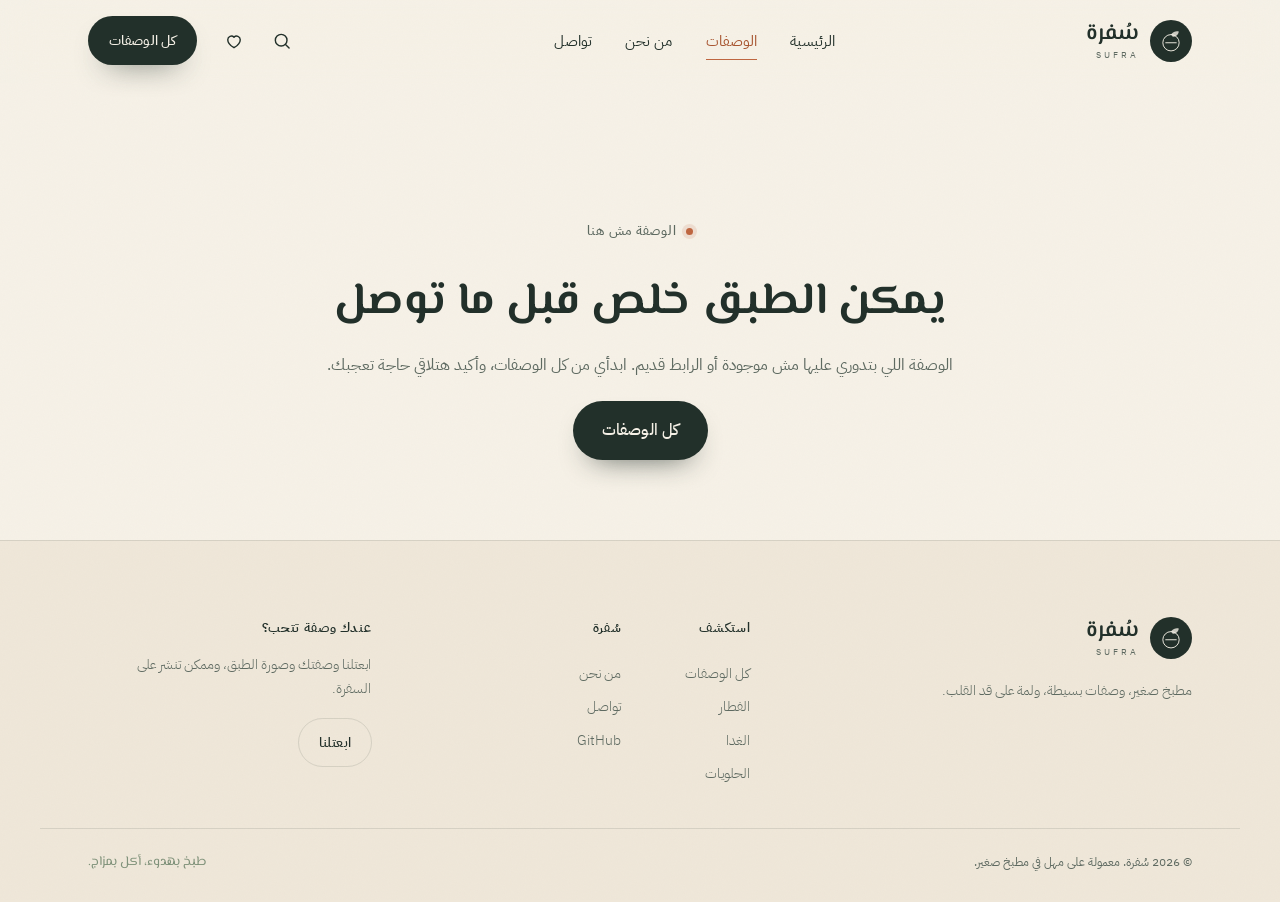
<file: recipe.html>
<!DOCTYPE html>
<html lang="ar" dir="rtl" class="no-js">
<head>
<meta charset="UTF-8">
<meta name="viewport" content="width=device-width, initial-scale=1">
<meta name="theme-color" content="#f6f1e7">
<title>الوصفة | سُفرة</title>
<meta name="description" content="وصفة بيتية من سُفرة بمكونات واضحة وخطوات سهلة، مع إمكانية تغيير عدد الأفراد ووضع طبخ تفاعلي.">
<link rel="canonical" href="https://mohammadmansy.github.io/sofra/recipes.html">
<meta property="og:type" content="article">
<meta property="og:locale" content="ar_AR">
<meta property="og:site_name" content="سُفرة">
<meta property="og:title" content="الوصفة | سُفرة">
<meta property="og:description" content="وصفة بيتية بمكونات واضحة وخطوات سهلة من سُفرة.">
<meta property="og:url" content="https://mohammadmansy.github.io/sofra/">
<meta property="og:image" content="https://mohammadmansy.github.io/sofra/img/og-cover.jpg">
<meta name="twitter:card" content="summary_large_image">
<link rel="icon" href="favicon.svg" type="image/svg+xml">
<link rel="manifest" href="manifest.webmanifest">
<link rel="preconnect" href="https://fonts.googleapis.com">
<link rel="preconnect" href="https://fonts.gstatic.com" crossorigin>
<link href="https://fonts.googleapis.com/css2?family=El+Messiri:wght@500;600;700&family=IBM+Plex+Sans+Arabic:wght@300;400;500;600&display=swap" rel="stylesheet">
<link rel="stylesheet" href="css/styles.css">
<script>document.documentElement.classList.replace('no-js','js');</script>
</head>
<body>

<a class="skip-link" href="#main">تخطَّ إلى المحتوى</a>
<div class="grain" aria-hidden="true"></div>

<header class="site-header" id="top">
  <div class="scroll-progress" id="scrollProgress" aria-hidden="true"></div>
  <div class="container header-inner">
    <a href="index.html" class="brand" aria-label="سُفرة — الصفحة الرئيسية">
      <span class="brand-mark">
        <svg viewBox="0 0 48 48" fill="none" aria-hidden="true"><circle cx="24" cy="27" r="14" stroke="currentColor" stroke-width="1.6"/><path d="M24 13c4-6 11-6.5 13.5-5-1.5 6-6 9-10.5 8.5" fill="currentColor" opacity=".8"/><path d="M15 27h18" stroke="currentColor" stroke-width="1.6" stroke-linecap="round"/></svg>
      </span>
      <span class="brand-text">سُفرة<em>sufra</em></span>
    </a>

    <nav class="nav" id="nav" aria-label="التنقل الرئيسي">
      <a href="index.html">الرئيسية</a>
      <a href="recipes.html" class="is-active" aria-current="page">الوصفات</a>
      <a href="about.html">من نحن</a>
      <a href="about.html#contact">تواصل</a>
    </nav>

    <div class="header-actions">
      <a class="icon-btn" href="recipes.html?focus=search" data-search-link aria-label="ابحث عن وصفة">
        <svg viewBox="0 0 24 24" fill="none" aria-hidden="true"><circle cx="11" cy="11" r="7" stroke="currentColor" stroke-width="1.7"/><path d="m16.5 16.5 4 4" stroke="currentColor" stroke-width="1.7" stroke-linecap="round"/></svg>
      </a>
      <a class="icon-btn saved-btn" href="recipes.html?fav=1" data-saved-link data-saved-wrap aria-label="الوصفات المحفوظة">
        <svg viewBox="0 0 24 24" fill="none" aria-hidden="true"><path d="M12 20s-7.5-4.4-7.5-9.6A4.4 4.4 0 0 1 12 7.4a4.4 4.4 0 0 1 7.5 3C19.5 15.6 12 20 12 20Z" stroke="currentColor" stroke-width="1.7" stroke-linejoin="round"/></svg>
        <span class="saved-count" data-saved-count>0</span>
      </a>
      <a href="recipes.html" class="btn btn-solid btn-small header-cta">كل الوصفات</a>
      <button class="menu-btn" id="menuBtn" aria-label="فتح القائمة" aria-expanded="false" aria-controls="nav">
        <span></span><span></span>
      </button>
    </div>
  </div>
</header>

<main id="main">
  <div class="recipe-page" id="recipePage">
    <div class="container">
      <nav class="crumbs" aria-label="مسار الصفحة">
        <a href="index.html">الرئيسية</a>
        <span class="sep">/</span>
        <a href="recipes.html">الوصفات</a>
        <span class="sep">/</span>
        <span class="current" id="crumbTitle">وصفة</span>
      </nav>

      <div id="recipeContent" aria-busy="true">
        <article>
          <header class="recipe-hero">
            <div class="recipe-hero-media">
              <img id="recipeImage" src="img/featured.jpg" alt="" width="1200" height="900">
              <span class="media-tag" id="recipeCategory">وصفة</span>
            </div>

            <div class="recipe-hero-copy">
              <span class="eyebrow"><i class="eyebrow-dot"></i> <span id="recipeKicker">من مطبخ سُفرة</span></span>
              <h1 id="recipeTitle">وصفة من سُفرة</h1>
              <p class="recipe-summary" id="recipeSummary">بنجهّز الوصفة…</p>

              <div class="recipe-rating">
                <svg viewBox="0 0 24 24" aria-hidden="true"><path d="m12 3 2.7 5.6 6.1.9-4.4 4.3 1 6.1L12 17l-5.4 2.9 1-6.1L3.2 9.5l6.1-.9L12 3Z" fill="currentColor"/></svg>
                <strong id="recipeRating">4.8</strong>
                <span id="recipeReviews">من 0 تقييم</span>
              </div>

              <div class="recipe-meta-row">
                <span>
                  <svg viewBox="0 0 24 24" fill="none" aria-hidden="true"><circle cx="12" cy="13" r="8" stroke="currentColor" stroke-width="1.6"/><path d="M12 9v4l2.5 2M9 3h6" stroke="currentColor" stroke-width="1.6" stroke-linecap="round"/></svg>
                  <span id="metaMinutes">20</span> دقيقة
                </span>
                <span>
                  <svg viewBox="0 0 24 24" fill="none" aria-hidden="true"><path d="M4 12a8 8 0 1 0 8-8" stroke="currentColor" stroke-width="1.6" stroke-linecap="round"/><path d="M12 4v4H8" stroke="currentColor" stroke-width="1.6" stroke-linecap="round" stroke-linejoin="round"/></svg>
                  <span id="metaDifficulty">سهلة</span>
                </span>
                <span>
                  <svg viewBox="0 0 24 24" fill="none" aria-hidden="true"><circle cx="9" cy="8" r="3" stroke="currentColor" stroke-width="1.6"/><path d="M3.5 19c.6-3.2 2.8-5 5.5-5s4.9 1.8 5.5 5M16 5.5c1.7.3 2.8 1.6 2.8 3.2S17.7 11.7 16 12M17.5 14.4c1.7.6 2.8 2.2 3.1 4.4" stroke="currentColor" stroke-width="1.6" stroke-linecap="round"/></svg>
                  <span id="metaServings">فردان</span>
                </span>
                <span>
                  <svg viewBox="0 0 24 24" fill="none" aria-hidden="true"><path d="M5 20V9l7-5 7 5v11H5Z" stroke="currentColor" stroke-width="1.6" stroke-linejoin="round"/><path d="M9 20v-6h6v6" stroke="currentColor" stroke-width="1.6"/></svg>
                  <span id="metaCategory">وصفة</span>
                </span>
              </div>

              <div class="recipe-actions">
                <button class="action-btn" type="button" data-save="" data-label="" id="saveRecipe" aria-pressed="false">
                  <svg viewBox="0 0 24 24" fill="none" aria-hidden="true"><path d="M12 20s-7.5-4.4-7.5-9.6A4.4 4.4 0 0 1 12 7.4a4.4 4.4 0 0 1 7.5 3C19.5 15.6 12 20 12 20Z" stroke="currentColor" stroke-width="1.7" stroke-linejoin="round"/></svg>
                  <span class="save-label">احفظ الوصفة</span>
                </button>
                <button class="action-btn" type="button" id="shareBtn">
                  <svg viewBox="0 0 24 24" fill="none" aria-hidden="true"><circle cx="18" cy="5" r="2.5" stroke="currentColor" stroke-width="1.6"/><circle cx="6" cy="12" r="2.5" stroke="currentColor" stroke-width="1.6"/><circle cx="18" cy="19" r="2.5" stroke="currentColor" stroke-width="1.6"/><path d="m8.2 10.8 7.6-4.3M8.2 13.2l7.6 4.3" stroke="currentColor" stroke-width="1.6"/></svg>
                  شارك الوصفة
                </button>
                <button class="action-btn" type="button" id="printBtn">
                  <svg viewBox="0 0 24 24" fill="none" aria-hidden="true"><path d="M7 8V4h10v4M7 17H5a2 2 0 0 1-2-2v-4a2 2 0 0 1 2-2h14a2 2 0 0 1 2 2v4a2 2 0 0 1-2 2h-2" stroke="currentColor" stroke-width="1.6" stroke-linecap="round"/><path d="M7 14h10v6H7z" stroke="currentColor" stroke-width="1.6" stroke-linejoin="round"/></svg>
                  اطبع
                </button>
              </div>
            </div>
          </header>

          <div class="detail-layout">
            <aside>
              <div class="ingredients-card">
                <div class="detail-card-title">
                  <h2>المكونات</h2>
                  <span id="ingredientsCount"></span>
                </div>

                <div class="servings-control">
                  <span>عدد الأفراد</span>
                  <div class="servings-stepper">
                    <button class="servings-btn" type="button" id="servingsMinus" aria-label="تقليل عدد الأفراد">−</button>
                    <span class="servings-value" id="servingsValue">2</span>
                    <button class="servings-btn" type="button" id="servingsPlus" aria-label="زيادة عدد الأفراد">+</button>
                  </div>
                </div>

                <p class="ingredients-note">الكميات بتتظبط تلقائيًا حسب عدد الأفراد.</p>
                <div class="ingredients-list" id="ingredientsList"></div>

                <div class="cook-cta">
                  <span class="cook-cta-icon">
                    <svg viewBox="0 0 24 24" fill="none" aria-hidden="true"><path d="M6 3v8M9 3v8M7.5 11v10M16 3c-1.5 2-2 4-2 6.5 0 2 1 3.5 2 3.5v8" stroke="currentColor" stroke-width="1.6" stroke-linecap="round" stroke-linejoin="round"/></svg>
                  </span>
                  <div>
                    <p>محتاجة تتابعي خطوة بخطوة؟</p>
                    <button type="button" id="startCook">
                      افتحي وضع الطبخ
                      <svg viewBox="0 0 24 24" fill="none" aria-hidden="true"><path d="M19 12H5m0 0 6-6m-6 6 6 6" stroke="currentColor" stroke-width="1.8" stroke-linecap="round" stroke-linejoin="round"/></svg>
                    </button>
                  </div>
                </div>
              </div>
            </aside>

            <div class="detail-main">
              <div class="story-block">
                <span>حكاية الطبق</span>
                <p id="recipeStory"></p>
              </div>

              <h2>طريقة التحضير</h2>
              <p class="intro-note">خطوات مكتوبة على مهل. اقرأيها الأول، وبعدين ابدأي.</p>
              <div class="steps-list" id="stepsList"></div>

              <div class="tip-card">
                <svg viewBox="0 0 24 24" fill="none" aria-hidden="true"><path d="M9 18h6M10 21h4M12 3a6 6 0 0 0-3.6 10.8c.6.4 1.1 1.2 1.1 2.2h5c0-1 .5-1.8 1.1-2.2A6 6 0 0 0 12 3Z" stroke="currentColor" stroke-width="1.6" stroke-linecap="round" stroke-linejoin="round"/></svg>
                <div>
                  <strong>نصيحة سُفرة</strong>
                  <p id="tipText"></p>
                </div>
              </div>
            </div>
          </div>
        </article>

        <section class="related-wrap" id="relatedWrap" hidden>
          <div class="related-head">
            <h2>ممكن يعجبك كمان</h2>
            <a href="recipes.html">
              كل الوصفات
              <svg viewBox="0 0 24 24" fill="none" aria-hidden="true"><path d="M19 12H5m0 0 6-6m-6 6 6 6" stroke="currentColor" stroke-width="1.8" stroke-linecap="round" stroke-linejoin="round"/></svg>
            </a>
          </div>
          <div class="recipe-grid" id="relatedGrid"></div>
        </section>
      </div>
    </div>
  </div>

  <div class="detail-not-found" id="notFound" hidden>
    <div class="container">
      <span class="eyebrow"><i class="eyebrow-dot"></i> الوصفة مش هنا</span>
      <h1>يمكن الطبق خلص قبل ما توصل</h1>
      <p>الوصفة اللي بتدوري عليها مش موجودة أو الرابط قديم. ابدأي من كل الوصفات، وأكيد هتلاقي حاجة تعجبك.</p>
      <a href="recipes.html" class="btn btn-solid">كل الوصفات</a>
    </div>
  </div>
</main>

<footer class="footer">
  <div class="container footer-grid">
    <div class="footer-brand">
      <a href="index.html" class="brand" aria-label="سُفرة">
        <span class="brand-mark">
          <svg viewBox="0 0 48 48" fill="none" aria-hidden="true"><circle cx="24" cy="27" r="14" stroke="currentColor" stroke-width="1.6"/><path d="M24 13c4-6 11-6.5 13.5-5-1.5 6-6 9-10.5 8.5" fill="currentColor" opacity=".8"/><path d="M15 27h18" stroke="currentColor" stroke-width="1.6" stroke-linecap="round"/></svg>
        </span>
        <span class="brand-text">سُفرة<em>sufra</em></span>
      </a>
      <p>مطبخ صغير، وصفات بسيطة، ولمة على قد القلب.</p>
    </div>

    <nav class="footer-links" aria-label="روابط الفوتر">
      <div>
        <h4>استكشف</h4>
        <a href="recipes.html">كل الوصفات</a>
        <a href="recipes.html?cat=فطار">الفطار</a>
        <a href="recipes.html?cat=غداء">الغدا</a>
        <a href="recipes.html?cat=حلويات">الحلويات</a>
      </div>
      <div>
        <h4>سُفرة</h4>
        <a href="about.html">من نحن</a>
        <a href="about.html#contact">تواصل</a>
        <a href="https://github.com/mohammadmansy" target="_blank" rel="noopener">GitHub</a>
      </div>
    </nav>

    <div class="footer-cta">
      <h4>عندك وصفة تتحب؟</h4>
      <p>ابعتلنا وصفتك وصورة الطبق، وممكن تنشر على السفرة.</p>
      <a href="about.html#contact" class="btn btn-ghost btn-small">ابعتلنا</a>
    </div>
  </div>

  <div class="container footer-bottom">
    <p>© <span data-year>2026</span> سُفرة. معمولة على مهل في مطبخ صغير.</p>
    <p class="footer-signature">طبخ بهدوء، أكل بمزاج.</p>
  </div>
</footer>

<div class="cook" id="cook" role="dialog" aria-modal="true" aria-hidden="true" aria-labelledby="cookTitle">
  <div class="cook-panel">
    <div class="cook-top">
      <strong id="cookTitle">وضع الطبخ</strong>
      <button class="cook-close" type="button" id="closeCook" aria-label="إغلاق وضع الطبخ">
        <svg viewBox="0 0 24 24" fill="none" aria-hidden="true"><path d="m6 6 12 12M18 6 6 18" stroke="currentColor" stroke-width="1.7" stroke-linecap="round"/></svg>
      </button>
    </div>

    <div class="cook-progress"><span id="cookProgress"></span></div>
    <span class="cook-step-label" id="cookStepLabel">الخطوة 1</span>
    <p class="cook-text" id="cookText"></p>

    <div class="cook-timer">
      <svg viewBox="0 0 24 24" fill="none" aria-hidden="true"><circle cx="12" cy="13" r="8" stroke="currentColor" stroke-width="1.7"/><path d="M12 9v4l2.5 2M9 3h6" stroke="currentColor" stroke-width="1.7" stroke-linecap="round"/></svg>
      <span class="cook-timer-display" id="timerDisplay">10:00</span>
      <button type="button" id="timerToggle">ابدأ</button>
      <button class="timer-reset" type="button" id="timerReset" aria-label="إعادة ضبط المؤقت">
        <svg viewBox="0 0 24 24" fill="none" aria-hidden="true"><path d="M4 12a8 8 0 1 0 2.3-5.7L4 8.6M4 4v4.6h4.6" stroke="currentColor" stroke-width="1.7" stroke-linecap="round" stroke-linejoin="round"/></svg>
      </button>
    </div>

    <div class="cook-nav">
      <div class="cook-actions">
        <button class="action-btn" type="button" id="prevStep">السابق</button>
        <button class="btn btn-solid btn-small" type="button" id="nextStep">الخطوة التالية</button>
      </div>
      <div class="cook-dots" id="cookDots" aria-hidden="true"></div>
    </div>
  </div>
</div>

<div class="toast" id="toast" role="status" aria-live="polite"></div>

<noscript>
  <div class="container" style="padding: 24px; text-align: center;">محتاج تفعّل JavaScript عشان تشوف تفاصيل الوصفة.</div>
</noscript>

<script src="js/data.js"></script>
<script src="js/ui.js"></script>
<script src="js/recipe.js"></script>
</body>
</html>
</file>
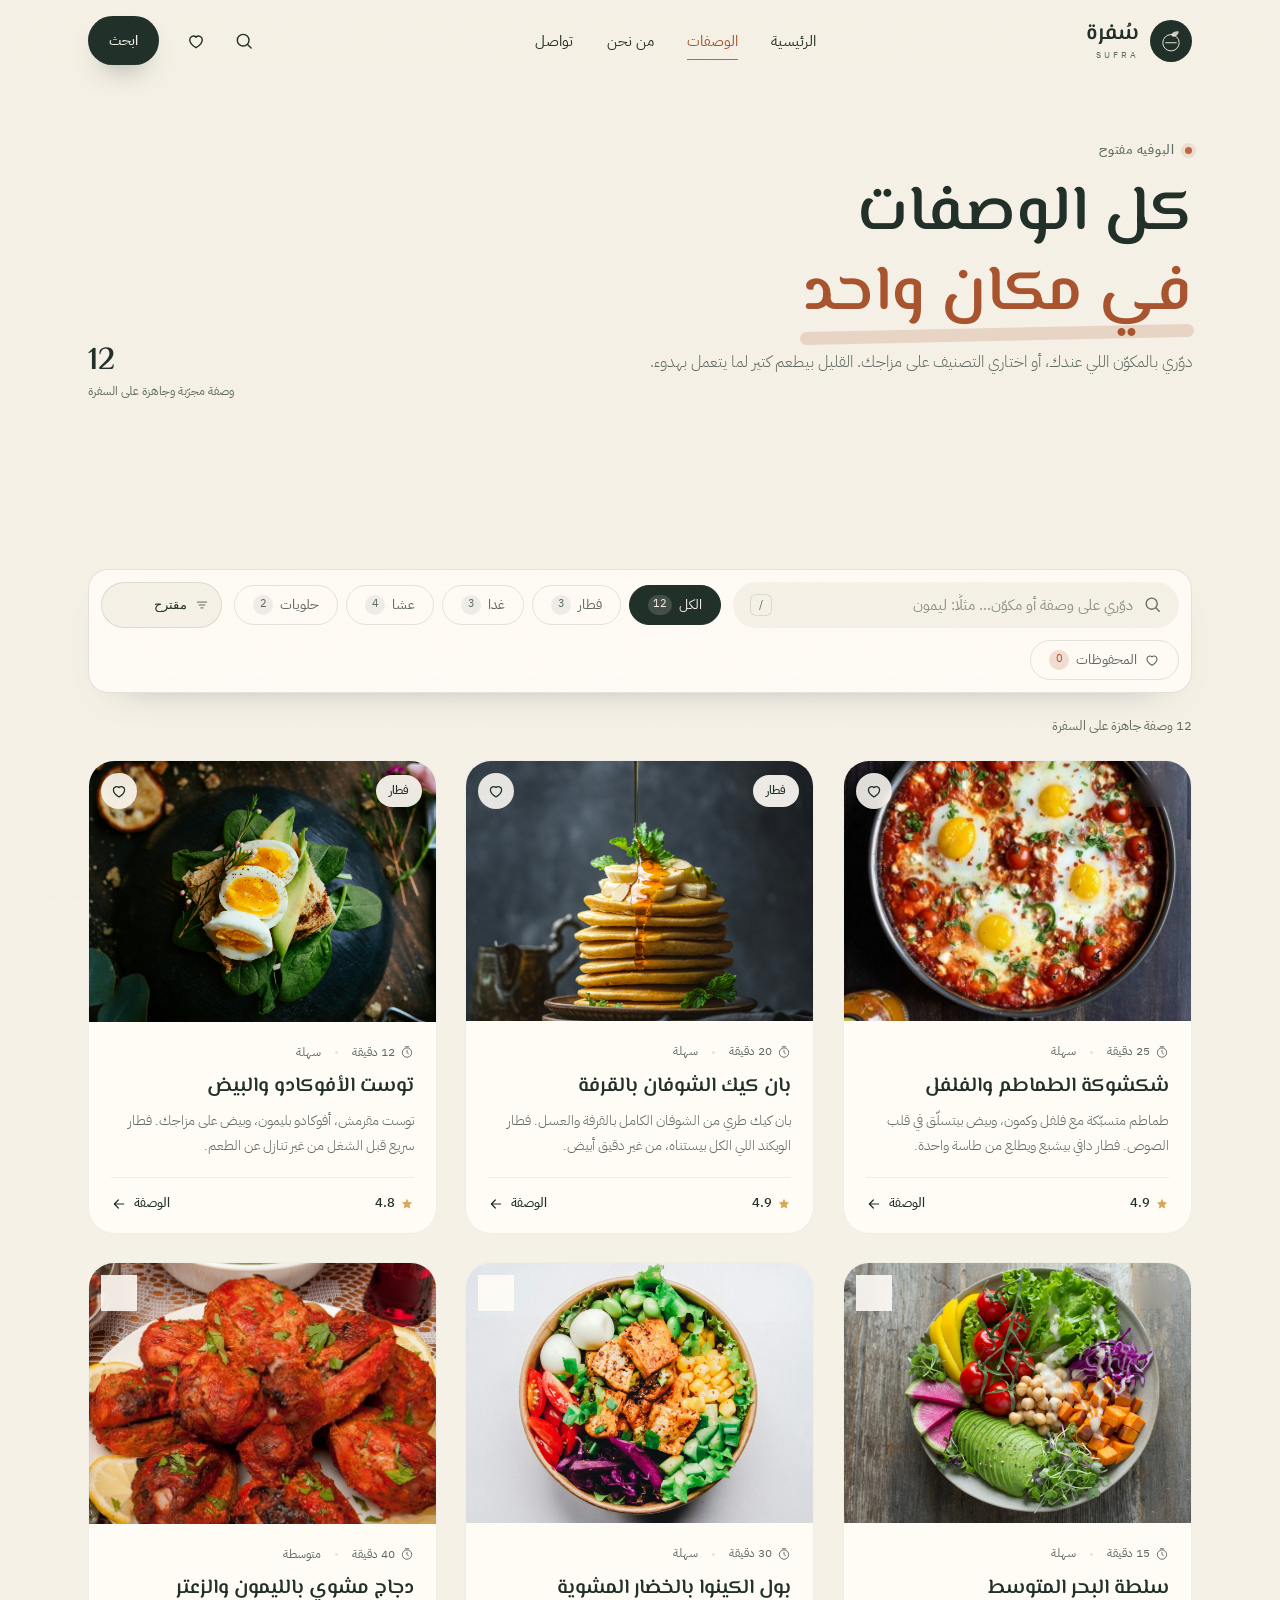
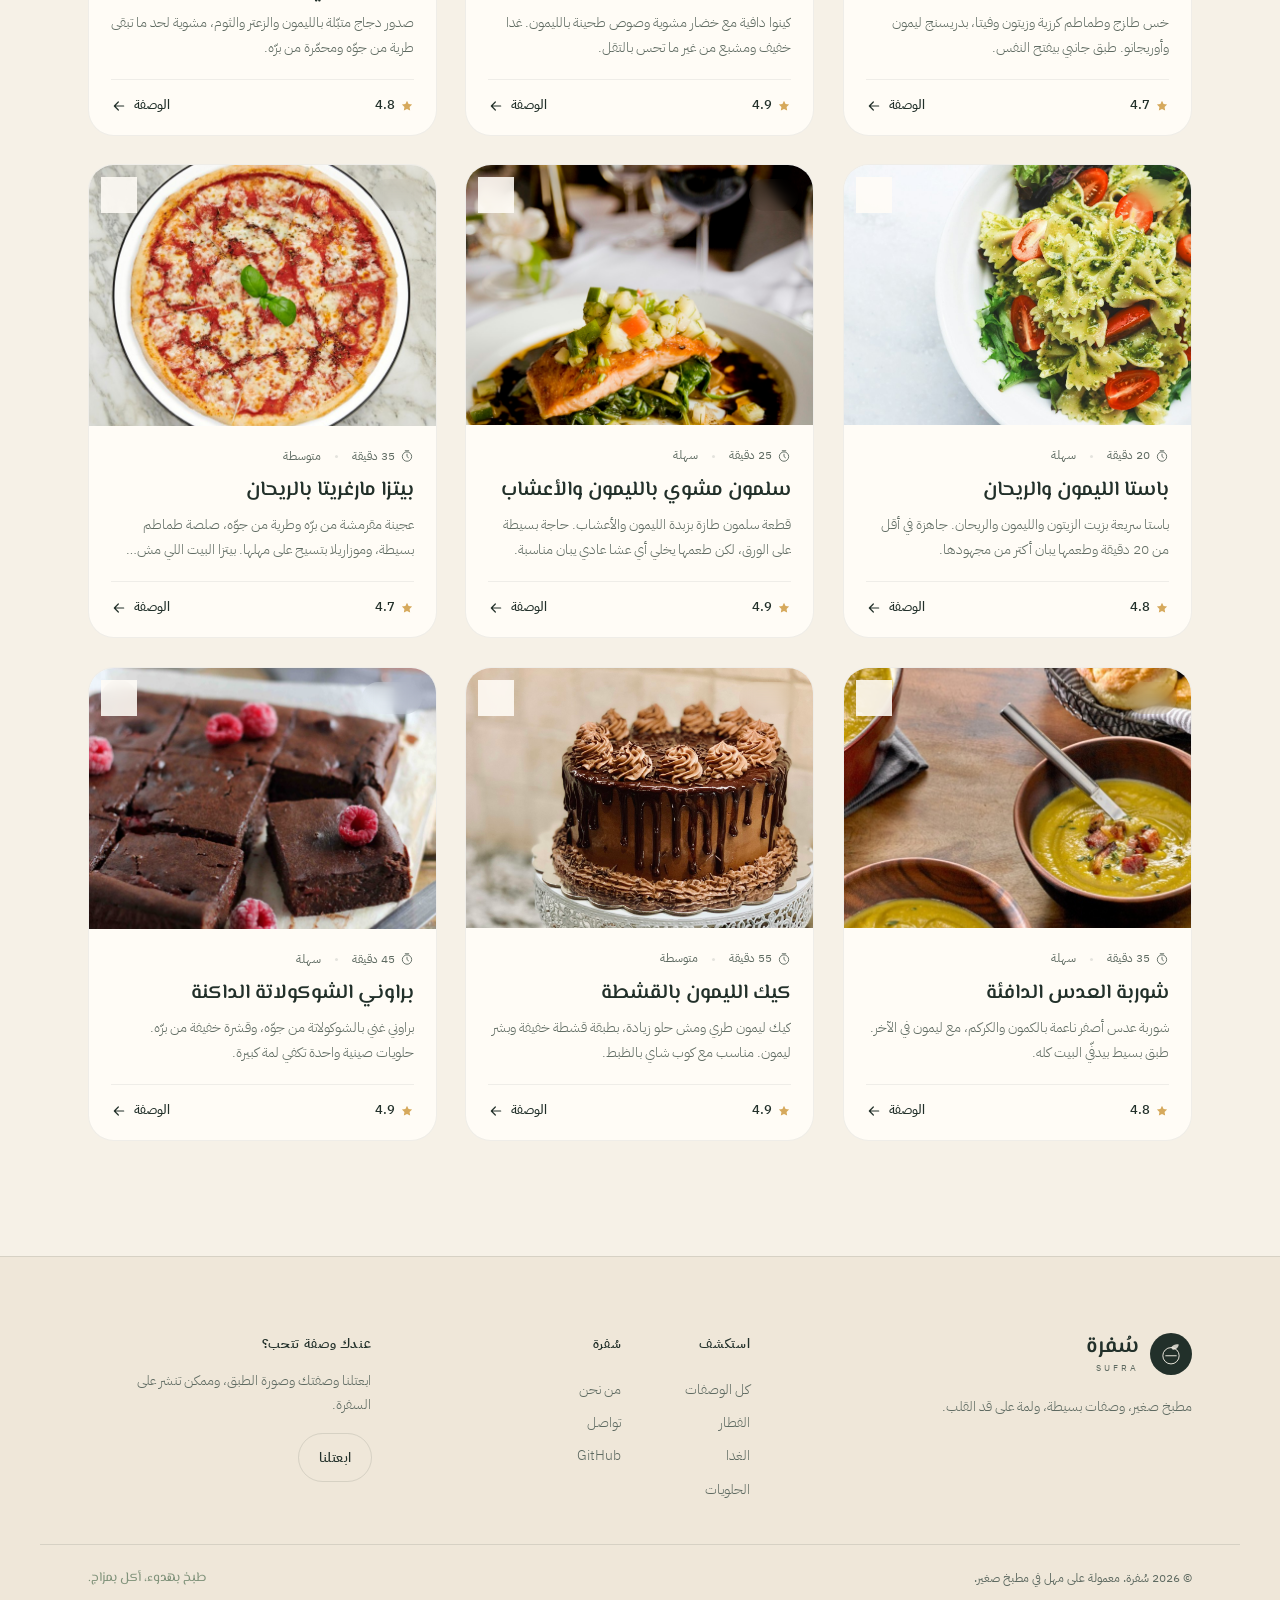
<file: recipes.html>
<!DOCTYPE html>
<html lang="ar" dir="rtl" class="no-js">
<head>
<meta charset="UTF-8">
<meta name="viewport" content="width=device-width, initial-scale=1">
<meta name="theme-color" content="#f6f1e7">
<title>كل الوصفات | سُفرة</title>
<meta name="description" content="اتفرجي على كل وصفات سُفرة: فطار، غدا، عشا، وحلويات. ابحثي بالمكوّن أو اختاري التصنيف، واحفظي اللي يعجبك.">
<link rel="canonical" href="https://mohammadmansy.github.io/sofra/recipes.html">
<meta property="og:type" content="website">
<meta property="og:locale" content="ar_AR">
<meta property="og:site_name" content="سُفرة">
<meta property="og:title" content="كل الوصفات | سُفرة">
<meta property="og:description" content="فطار، غدا، عشا، وحلويات. ابحثي بالمكوّن أو اختاري التصنيف.">
<meta property="og:url" content="https://mohammadmansy.github.io/sofra/recipes.html">
<meta property="og:image" content="https://mohammadmansy.github.io/sofra/img/og-cover.jpg">
<meta name="twitter:card" content="summary_large_image">
<link rel="icon" href="favicon.svg" type="image/svg+xml">
<link rel="manifest" href="manifest.webmanifest">
<link rel="preconnect" href="https://fonts.googleapis.com">
<link rel="preconnect" href="https://fonts.gstatic.com" crossorigin>
<link href="https://fonts.googleapis.com/css2?family=El+Messiri:wght@500;600;700&family=IBM+Plex+Sans+Arabic:wght@300;400;500;600&display=swap" rel="stylesheet">
<link rel="stylesheet" href="css/styles.css">
<script>document.documentElement.classList.replace('no-js','js');</script>
</head>
<body>

<a class="skip-link" href="#main">تخطَّ إلى المحتوى</a>
<div class="grain" aria-hidden="true"></div>

<header class="site-header" id="top">
  <div class="scroll-progress" id="scrollProgress" aria-hidden="true"></div>
  <div class="container header-inner">
    <a href="index.html" class="brand" aria-label="سُفرة — الصفحة الرئيسية">
      <span class="brand-mark">
        <svg viewBox="0 0 48 48" fill="none" aria-hidden="true"><circle cx="24" cy="27" r="14" stroke="currentColor" stroke-width="1.6"/><path d="M24 13c4-6 11-6.5 13.5-5-1.5 6-6 9-10.5 8.5" fill="currentColor" opacity=".8"/><path d="M15 27h18" stroke="currentColor" stroke-width="1.6" stroke-linecap="round"/></svg>
      </span>
      <span class="brand-text">سُفرة<em>sufra</em></span>
    </a>

    <nav class="nav" id="nav" aria-label="التنقل الرئيسي">
      <a href="index.html">الرئيسية</a>
      <a href="recipes.html" class="is-active" aria-current="page">الوصفات</a>
      <a href="about.html">من نحن</a>
      <a href="about.html#contact">تواصل</a>
    </nav>

    <div class="header-actions">
      <a class="icon-btn" href="recipes.html" data-search-link aria-label="ابحث عن وصفة">
        <svg viewBox="0 0 24 24" fill="none" aria-hidden="true"><circle cx="11" cy="11" r="7" stroke="currentColor" stroke-width="1.7"/><path d="m16.5 16.5 4 4" stroke="currentColor" stroke-width="1.7" stroke-linecap="round"/></svg>
      </a>
      <a class="icon-btn saved-btn" href="recipes.html?fav=1" data-saved-link data-saved-wrap aria-label="الوصفات المحفوظة">
        <svg viewBox="0 0 24 24" fill="none" aria-hidden="true"><path d="M12 20s-7.5-4.4-7.5-9.6A4.4 4.4 0 0 1 12 7.4a4.4 4.4 0 0 1 7.5 3C19.5 15.6 12 20 12 20Z" stroke="currentColor" stroke-width="1.7" stroke-linejoin="round"/></svg>
        <span class="saved-count" data-saved-count>0</span>
      </a>
      <a href="#archiveToolbar" class="btn btn-solid btn-small header-cta">ابحث</a>
      <button class="menu-btn" id="menuBtn" aria-label="فتح القائمة" aria-expanded="false" aria-controls="nav">
        <span></span><span></span>
      </button>
    </div>
  </div>
</header>

<main id="main">
  <section class="page-hero">
    <div class="container page-hero-inner">
      <div>
        <span class="eyebrow"><i class="eyebrow-dot"></i> البوفيه مفتوح</span>
        <h1>كل الوصفات<br><span class="accent-word">في مكان واحد</span></h1>
        <p class="lead">دوّري بالمكوّن اللي عندك، أو اختاري التصنيف على مزاجك. القليل بيطعم كتير لما يتعمل بهدوء.</p>
      </div>
      <div class="page-badge reveal">
        <strong id="totalCount">12</strong>
        <span>وصفة مجرّبة وجاهزة على السفرة</span>
      </div>
    </div>
  </section>

  <section class="section archive-section">
    <div class="container">
      <div class="archive-toolbar reveal" id="archiveToolbar">
        <label class="search-field" for="searchInput">
          <svg viewBox="0 0 24 24" fill="none" aria-hidden="true"><circle cx="11" cy="11" r="7" stroke="currentColor" stroke-width="1.7"/><path d="m16.5 16.5 4 4" stroke="currentColor" stroke-width="1.7" stroke-linecap="round"/></svg>
          <input type="search" id="searchInput" placeholder="دوّري على وصفة أو مكوّن… مثلًا: ليمون" autocomplete="off" aria-label="ابحثي في الوصفات">
          <kbd aria-hidden="true">/</kbd>
        </label>

        <div class="chips" role="group" aria-label="فلترة حسب التصنيف">
          <button class="chip is-active" type="button" data-cat="all" aria-pressed="true">الكل <span data-cat-count="all"></span></button>
          <button class="chip" type="button" data-cat="فطار" aria-pressed="false">فطار <span data-cat-count="فطار"></span></button>
          <button class="chip" type="button" data-cat="غداء" aria-pressed="false">غدا <span data-cat-count="غداء"></span></button>
          <button class="chip" type="button" data-cat="عشاء" aria-pressed="false">عشا <span data-cat-count="عشاء"></span></button>
          <button class="chip" type="button" data-cat="حلويات" aria-pressed="false">حلويات <span data-cat-count="حلويات"></span></button>
        </div>

        <div class="sort-wrap">
          <svg viewBox="0 0 24 24" fill="none" aria-hidden="true"><path d="M4 7h16M7 12h10M10 17h4" stroke="currentColor" stroke-width="1.7" stroke-linecap="round"/></svg>
          <select id="sortSelect" class="sort-select" aria-label="ترتيب الوصفات">
            <option value="default">مقترح</option>
            <option value="fastest">الأسرع أولًا</option>
            <option value="rating">الأعلى تقييمًا</option>
          </select>
        </div>

        <button class="chip chip-saved" type="button" id="savedFilter" aria-pressed="false">
          <svg viewBox="0 0 24 24" fill="none" aria-hidden="true"><path d="M12 20s-7.5-4.4-7.5-9.6A4.4 4.4 0 0 1 12 7.4a4.4 4.4 0 0 1 7.5 3C19.5 15.6 12 20 12 20Z" stroke="currentColor" stroke-width="1.7" stroke-linejoin="round"/></svg>
          المحفوظات
          <span data-saved-count>0</span>
        </button>
      </div>

      <div class="archive-meta">
        <p id="resultsCount" aria-live="polite"></p>
        <button class="clear-filters" type="button" id="clearFilters" hidden>مسح الفلاتر</button>
      </div>

      <div class="recipe-grid" id="recipesGrid"></div>

      <div class="empty-state" id="emptyState" hidden>
        <span class="empty-mark" aria-hidden="true">
          <svg viewBox="0 0 64 64" fill="none"><circle cx="32" cy="36" r="18" stroke="currentColor" stroke-width="1.6"/><path d="M20 36h24M32 24c4-6 10-7 14-6-2 7-7 10-13 9" fill="currentColor" opacity=".35"/></svg>
        </span>
        <h2>مفيش وصفة بالشكل ده</h2>
        <p>جرّبي كلمة أبسط، أو امسحي الفلاتر وابدأي من الأول.</p>
        <button class="btn btn-solid btn-small" type="button" id="resetEmpty">اعرضي كل الوصفات</button>
      </div>
    </div>
  </section>
</main>

<footer class="footer">
  <div class="container footer-grid">
    <div class="footer-brand">
      <a href="index.html" class="brand" aria-label="سُفرة">
        <span class="brand-mark">
          <svg viewBox="0 0 48 48" fill="none" aria-hidden="true"><circle cx="24" cy="27" r="14" stroke="currentColor" stroke-width="1.6"/><path d="M24 13c4-6 11-6.5 13.5-5-1.5 6-6 9-10.5 8.5" fill="currentColor" opacity=".8"/><path d="M15 27h18" stroke="currentColor" stroke-width="1.6" stroke-linecap="round"/></svg>
        </span>
        <span class="brand-text">سُفرة<em>sufra</em></span>
      </a>
      <p>مطبخ صغير، وصفات بسيطة، ولمة على قد القلب.</p>
    </div>

    <nav class="footer-links" aria-label="روابط الفوتر">
      <div>
        <h4>استكشف</h4>
        <a href="recipes.html">كل الوصفات</a>
        <a href="recipes.html?cat=فطار">الفطار</a>
        <a href="recipes.html?cat=غداء">الغدا</a>
        <a href="recipes.html?cat=حلويات">الحلويات</a>
      </div>
      <div>
        <h4>سُفرة</h4>
        <a href="about.html">من نحن</a>
        <a href="about.html#contact">تواصل</a>
        <a href="https://github.com/mohammadmansy" target="_blank" rel="noopener">GitHub</a>
      </div>
    </nav>

    <div class="footer-cta">
      <h4>عندك وصفة تتحب؟</h4>
      <p>ابعتلنا وصفتك وصورة الطبق، وممكن تنشر على السفرة.</p>
      <a href="about.html#contact" class="btn btn-ghost btn-small">ابعتلنا</a>
    </div>
  </div>

  <div class="container footer-bottom">
    <p>© <span data-year>2026</span> سُفرة. معمولة على مهل في مطبخ صغير.</p>
    <p class="footer-signature">طبخ بهدوء، أكل بمزاج.</p>
  </div>
</footer>

<div class="toast" id="toast" role="status" aria-live="polite"></div>

<script src="js/data.js"></script>
<script src="js/ui.js"></script>
<script src="js/recipes.js"></script>
</body>
</html>
</file>
<file: css/styles.css>
:root {
  --cream: #f6f1e7;
  --cream-deep: #efe7d9;
  --paper: #fffcf6;
  --ink: #22302a;
  --ink-soft: #5e6a61;
  --sage: #81937b;
  --sage-soft: #dee5d7;
  --terra: #bf6640;
  --terra-deep: #a8542f;
  --terra-soft: #f2ddd2;
  --gold: #d6a95c;
  --line: rgba(34, 48, 42, 0.12);
  --line-soft: rgba(34, 48, 42, 0.07);
  --radius: 26px;
  --radius-lg: 34px;
  --shadow-sm: 0 10px 30px -18px rgba(34, 48, 42, 0.4);
  --shadow: 0 30px 70px -34px rgba(34, 48, 42, 0.45);
  --font-display: "El Messiri", "Segoe UI", serif;
  --font-body: "IBM Plex Sans Arabic", "Segoe UI", sans-serif;
  --ease: cubic-bezier(0.22, 0.61, 0.36, 1);
}

*,
*::before,
*::after {
  box-sizing: border-box;
}

* {
  margin: 0;
  padding: 0;
}

html {
  scroll-behavior: smooth;
  scroll-padding-top: 96px;
  -webkit-text-size-adjust: 100%;
}

body {
  font-family: var(--font-body);
  font-weight: 400;
  background: var(--cream);
  color: var(--ink);
  line-height: 1.75;
  overflow-x: hidden;
  -webkit-font-smoothing: antialiased;
}

img,
svg {
  display: block;
  max-width: 100%;
}

img {
  height: auto;
}

button,
input {
  font: inherit;
  color: inherit;
}

button {
  background: none;
  border: 0;
  cursor: pointer;
}

a {
  color: inherit;
  text-decoration: none;
}

ul,
ol {
  list-style: none;
}

::selection {
  background: var(--terra);
  color: var(--cream);
}

:focus-visible {
  outline: 2px solid var(--terra);
  outline-offset: 3px;
  border-radius: 6px;
}

.container {
  width: 100%;
  max-width: 1200px;
  margin-inline: auto;
  padding-inline: clamp(20px, 5vw, 48px);
}

.grain {
  position: fixed;
  inset: 0;
  z-index: 999;
  pointer-events: none;
  opacity: 0.045;
  mix-blend-mode: multiply;
  background-image: url("data:image/svg+xml,%3Csvg xmlns='http://www.w3.org/2000/svg' width='180' height='180'%3E%3Cfilter id='n'%3E%3CfeTurbulence type='fractalNoise' baseFrequency='.85' numOctaves='3' stitchTiles='stitch'/%3E%3C/filter%3E%3Crect width='180' height='180' filter='url(%23n)' opacity='.6'/%3E%3C/svg%3E");
}

.intro {
  position: fixed;
  inset: 0;
  z-index: 1000;
  display: grid;
  place-items: center;
  background: var(--cream);
  animation: introOut 0.7s var(--ease) 0.45s forwards;
}

.intro-mark {
  display: flex;
  align-items: center;
  gap: 14px;
  font-family: var(--font-display);
  font-size: 1.9rem;
  color: var(--ink);
  animation: introMark 0.6s var(--ease) both;
}

.intro-mark svg {
  width: 42px;
  color: var(--terra);
}

@keyframes introOut {
  to {
    opacity: 0;
    visibility: hidden;
  }
}

@keyframes introMark {
  from {
    opacity: 0;
    transform: translateY(10px);
  }
}

.btn {
  display: inline-flex;
  align-items: center;
  justify-content: center;
  gap: 10px;
  padding: 15px 28px;
  border-radius: 999px;
  border: 1px solid transparent;
  font-weight: 500;
  font-size: 0.98rem;
  letter-spacing: 0.1px;
  transition: transform 0.35s var(--ease), background-color 0.35s var(--ease),
    color 0.35s var(--ease), border-color 0.35s var(--ease), box-shadow 0.35s var(--ease);
  will-change: transform;
}

.btn svg {
  width: 19px;
  height: 19px;
  transition: transform 0.35s var(--ease);
}

.btn:hover svg {
  transform: translateX(-4px);
}

.btn-solid {
  background: var(--ink);
  color: var(--cream);
  box-shadow: 0 14px 30px -18px rgba(34, 48, 42, 0.9);
}

.btn-solid:hover {
  background: var(--terra);
  transform: translateY(-2px);
  box-shadow: 0 18px 34px -16px rgba(191, 102, 64, 0.55);
}

.btn-ghost {
  border-color: var(--line);
  color: var(--ink);
  background: transparent;
}

.btn-ghost:hover {
  border-color: var(--ink);
  transform: translateY(-2px);
  background: rgba(34, 48, 42, 0.04);
}

.btn-light {
  background: var(--cream);
  color: var(--ink);
}

.btn-light:hover {
  background: var(--gold);
  transform: translateY(-2px);
}

.btn-small {
  padding: 11px 20px;
  font-size: 0.9rem;
}

.site-header {
  position: fixed;
  inset-inline: 0;
  top: 0;
  z-index: 200;
  background: rgba(246, 241, 231, 0.7);
  backdrop-filter: blur(16px) saturate(120%);
  -webkit-backdrop-filter: blur(16px) saturate(120%);
  border-bottom: 1px solid transparent;
  transition: background-color 0.4s var(--ease), border-color 0.4s var(--ease);
}

.site-header.is-scrolled {
  background: rgba(246, 241, 231, 0.92);
  border-bottom-color: var(--line);
}

.scroll-progress {
  position: absolute;
  bottom: -1px;
  inset-inline-start: 0;
  height: 2px;
  width: 0;
  background: var(--terra);
  transition: width 0.1s linear;
}

.header-inner {
  display: flex;
  align-items: center;
  justify-content: space-between;
  gap: 24px;
  height: 82px;
}

.brand {
  display: inline-flex;
  align-items: center;
  gap: 11px;
  flex-shrink: 0;
}

.brand-mark {
  display: grid;
  place-items: center;
  width: 42px;
  height: 42px;
  border-radius: 50%;
  background: var(--ink);
  color: var(--cream);
  transition: transform 0.5s var(--ease), background-color 0.4s var(--ease);
}

.brand-mark svg {
  width: 28px;
}

.brand:hover .brand-mark {
  transform: rotate(-10deg);
  background: var(--terra);
}

.brand-text {
  display: flex;
  flex-direction: column;
  font-family: var(--font-display);
  font-size: 1.4rem;
  font-weight: 600;
  line-height: 1.1;
}

.brand-text em {
  font-family: var(--font-body);
  font-style: normal;
  font-size: 0.58rem;
  font-weight: 400;
  letter-spacing: 0.32em;
  color: var(--ink-soft);
  text-transform: uppercase;
  margin-top: 3px;
}

.nav {
  display: flex;
  align-items: center;
  gap: clamp(18px, 2.6vw, 34px);
}

.nav a {
  position: relative;
  font-size: 0.94rem;
  font-weight: 400;
  color: var(--ink);
  padding-block: 6px;
  transition: color 0.3s var(--ease);
}

.nav a::after {
  content: "";
  position: absolute;
  inset-inline: 0;
  bottom: 0;
  height: 1.5px;
  background: var(--terra);
  transform: scaleX(0);
  transform-origin: center;
  transition: transform 0.35s var(--ease);
}

.nav a:hover {
  color: var(--terra-deep);
}

.nav a:hover::after,
.nav a.is-active::after {
  transform: scaleX(1);
}

.nav a.is-active {
  color: var(--terra-deep);
}

.header-actions {
  display: flex;
  align-items: center;
  gap: 6px;
}

.icon-btn {
  position: relative;
  display: grid;
  place-items: center;
  width: 42px;
  height: 42px;
  border-radius: 50%;
  color: var(--ink);
  transition: background-color 0.3s var(--ease), color 0.3s var(--ease);
}

.icon-btn svg {
  width: 20px;
  height: 20px;
}

.icon-btn:hover {
  background: rgba(34, 48, 42, 0.06);
  color: var(--terra-deep);
}

.saved-count {
  position: absolute;
  top: 3px;
  inset-inline-end: 1px;
  min-width: 17px;
  height: 17px;
  padding-inline: 4px;
  border-radius: 999px;
  background: var(--terra);
  color: var(--cream);
  font-size: 0.62rem;
  font-weight: 600;
  display: none;
  place-items: center;
  line-height: 1;
}

.saved-btn.has-items .saved-count {
  display: grid;
}

.saved-btn[aria-pressed="true"] {
  background: var(--terra-soft);
  color: var(--terra-deep);
}

.saved-btn[aria-pressed="true"] svg {
  fill: var(--terra);
  stroke: var(--terra);
}

.header-cta {
  margin-inline-start: 10px;
}

.menu-btn {
  display: none;
  width: 42px;
  height: 42px;
  border-radius: 50%;
  place-items: center;
  gap: 5px;
  flex-direction: column;
  border: 1px solid var(--line);
}

.menu-btn span {
  width: 17px;
  height: 1.5px;
  background: var(--ink);
  transition: transform 0.35s var(--ease), opacity 0.3s var(--ease);
}

.nav-open .menu-btn span:first-child {
  transform: translateY(3.25px) rotate(45deg);
}

.nav-open .menu-btn span:last-child {
  transform: translateY(-3.25px) rotate(-45deg);
}

.hero {
  position: relative;
  overflow: hidden;
  padding-top: clamp(128px, 16vh, 186px);
  padding-bottom: 0;
}

.hero-bg {
  position: absolute;
  inset: 0;
  pointer-events: none;
}

.orb {
  position: absolute;
  border-radius: 50%;
  filter: blur(70px);
  opacity: 0.55;
}

.orb-a {
  width: 520px;
  height: 520px;
  top: -160px;
  inset-inline-start: -120px;
  background: radial-gradient(circle, rgba(214, 169, 92, 0.3), transparent 68%);
}

.orb-b {
  width: 620px;
  height: 620px;
  bottom: -220px;
  inset-inline-end: -140px;
  background: radial-gradient(circle, rgba(129, 147, 123, 0.28), transparent 68%);
}

.hero-dots {
  position: absolute;
  top: 24%;
  inset-inline-end: 4%;
  width: 190px;
  height: 190px;
  opacity: 0.5;
  background-image: radial-gradient(rgba(34, 48, 42, 0.22) 1.2px, transparent 1.2px);
  background-size: 17px 17px;
  mask-image: radial-gradient(circle, #000 20%, transparent 72%);
  -webkit-mask-image: radial-gradient(circle, #000 20%, transparent 72%);
}

.hero-grid {
  position: relative;
  display: grid;
  grid-template-columns: 1.02fr 0.98fr;
  gap: clamp(36px, 5vw, 70px);
  align-items: center;
  padding-bottom: clamp(56px, 7vw, 90px);
}

.hero-copy > * {
  animation: riseIn 0.9s var(--ease) both;
}

.hero-copy > :nth-child(2) {
  animation-delay: 0.08s;
}

.hero-copy > :nth-child(3) {
  animation-delay: 0.16s;
}

.hero-copy > :nth-child(4) {
  animation-delay: 0.24s;
}

.hero-copy > :nth-child(5) {
  animation-delay: 0.32s;
}

@keyframes riseIn {
  from {
    opacity: 0;
    transform: translateY(22px);
  }
}

.eyebrow {
  display: inline-flex;
  align-items: center;
  gap: 10px;
  font-size: 0.8rem;
  font-weight: 500;
  letter-spacing: 0.06em;
  color: var(--ink-soft);
  margin-bottom: 20px;
}

.eyebrow-dot {
  width: 7px;
  height: 7px;
  border-radius: 50%;
  background: var(--terra);
  box-shadow: 0 0 0 4px rgba(191, 102, 64, 0.14);
}

.hero h1 {
  font-family: var(--font-display);
  font-weight: 600;
  font-size: clamp(2.55rem, 5.4vw, 4.55rem);
  line-height: 1.28;
  letter-spacing: -0.01em;
  margin-bottom: 24px;
}

.accent-word {
  position: relative;
  color: var(--terra-deep);
  white-space: nowrap;
}

.accent-word::after {
  content: "";
  position: absolute;
  inset-inline: -2px;
  bottom: 0.04em;
  height: 0.2em;
  border-radius: 999px;
  background: currentColor;
  opacity: 0.18;
  transform: rotate(-1.2deg);
}

.lead {
  max-width: 48ch;
  font-size: clamp(1rem, 1.2vw, 1.1rem);
  font-weight: 300;
  color: var(--ink-soft);
  margin-bottom: 34px;
}

.hero-actions {
  display: flex;
  flex-wrap: wrap;
  gap: 12px;
  margin-bottom: 44px;
}

.hero-stats {
  display: flex;
  gap: clamp(26px, 4vw, 46px);
  padding-top: 28px;
  border-top: 1px solid var(--line);
}

.hero-stats div {
  display: flex;
  flex-direction: column-reverse;
  gap: 2px;
}

.hero-stats dt {
  font-family: var(--font-display);
  font-size: clamp(1.3rem, 2vw, 1.6rem);
  font-weight: 600;
  line-height: 1.2;
}

.hero-stats dd {
  font-size: 0.8rem;
  color: var(--ink-soft);
}

.hero-visual {
  position: relative;
  min-height: clamp(430px, 42vw, 540px);
}

.hero-ring {
  position: absolute;
  inset: -6% -8% auto auto;
  width: 74%;
  color: rgba(34, 48, 42, 0.28);
  animation: spin 60s linear infinite;
}

@keyframes spin {
  to {
    transform: rotate(360deg);
  }
}

.hero-photo {
  position: absolute;
  overflow: hidden;
  border: 6px solid var(--paper);
  box-shadow: var(--shadow);
  background: var(--sage-soft);
}

.hero-photo img {
  width: 100%;
  height: 100%;
  object-fit: cover;
}

.hero-photo-main {
  top: 2%;
  inset-inline-start: 11%;
  width: 64%;
  aspect-ratio: 4 / 5;
  border-radius: 200px 200px 30px 30px;
  animation: floatSlow 9s ease-in-out infinite;
}

.hero-photo-small {
  bottom: 1%;
  inset-inline-end: 4%;
  width: 40%;
  aspect-ratio: 1;
  border-radius: 26px;
  transform: rotate(4deg);
  animation: floatSmall 11s ease-in-out infinite;
}

@keyframes floatSlow {
  50% {
    transform: translateY(-12px);
  }
}

@keyframes floatSmall {
  50% {
    transform: rotate(2.5deg) translateY(10px);
  }
}

.float-card {
  position: absolute;
  display: flex;
  align-items: center;
  gap: 11px;
  padding: 12px 16px;
  background: rgba(255, 252, 246, 0.92);
  backdrop-filter: blur(10px);
  border: 1px solid rgba(255, 255, 255, 0.7);
  border-radius: 16px;
  box-shadow: var(--shadow-sm);
  z-index: 3;
}

.float-card strong {
  display: block;
  font-size: 0.92rem;
  font-weight: 600;
  line-height: 1.3;
}

.float-card span:not(.float-icon) {
  display: block;
  font-size: 0.7rem;
  color: var(--ink-soft);
}

.float-icon {
  display: grid;
  place-items: center;
  width: 34px;
  height: 34px;
  border-radius: 50%;
  background: var(--terra-soft);
  color: var(--terra-deep);
}

.float-icon svg {
  width: 18px;
}

.float-time {
  top: 7%;
  inset-inline-end: -1%;
  animation: floatSlow 7.5s ease-in-out infinite;
}

.float-rating {
  top: 45%;
  inset-inline-start: -2%;
  flex-direction: column;
  align-items: flex-start;
  gap: 3px;
  animation: floatSmall 8.5s ease-in-out infinite;
}

.stars {
  display: flex;
  gap: 2px;
  color: var(--gold);
}

.stars svg {
  width: 13px;
  height: 13px;
}

.hero-seal {
  position: absolute;
  bottom: 8%;
  inset-inline-start: 16%;
  z-index: 4;
  display: grid;
  place-items: center;
  width: 92px;
  height: 92px;
  border-radius: 50%;
  background: var(--terra);
  color: var(--cream);
  font-family: var(--font-display);
  font-size: 0.85rem;
  line-height: 1.35;
  text-align: center;
  transform: rotate(-9deg);
  border: 4px solid var(--paper);
  box-shadow: 0 18px 34px -18px rgba(168, 84, 47, 0.8);
  animation: sealBob 8s ease-in-out infinite;
}

@keyframes sealBob {
  50% {
    transform: rotate(-5deg) translateY(-8px);
  }
}

.ticker {
  position: relative;
  overflow: hidden;
  background: var(--ink);
  color: var(--cream);
  padding-block: 15px;
}

.ticker-track {
  display: flex;
  align-items: center;
  gap: 30px;
  width: max-content;
  animation: ticker 42s linear infinite;
}

.ticker:hover .ticker-track {
  animation-play-state: paused;
}

.ticker span {
  font-size: 0.85rem;
  font-weight: 300;
  letter-spacing: 0.08em;
  opacity: 0.85;
  white-space: nowrap;
}

.ticker i {
  width: 5px;
  height: 5px;
  border-radius: 50%;
  background: var(--gold);
  opacity: 0.8;
  flex-shrink: 0;
}

@keyframes ticker {
  to {
    transform: translateX(-50%);
  }
}

.section {
  padding-block: clamp(70px, 9vw, 118px);
}

.section-head {
  display: flex;
  align-items: flex-end;
  justify-content: space-between;
  gap: 40px;
  margin-bottom: clamp(34px, 4vw, 52px);
}

.section-head .eyebrow {
  margin-bottom: 12px;
}

.section-head h2,
.featured-copy h2,
.subscribe h2 {
  font-family: var(--font-display);
  font-weight: 600;
  font-size: clamp(1.95rem, 3.4vw, 3rem);
  line-height: 1.3;
}

.section-head > p {
  max-width: 42ch;
  font-size: 0.98rem;
  font-weight: 300;
  color: var(--ink-soft);
  padding-bottom: 8px;
}

.toolbar {
  display: flex;
  align-items: center;
  flex-wrap: wrap;
  gap: 14px;
  margin-bottom: 34px;
}

.search-field {
  position: relative;
  display: flex;
  align-items: center;
  flex: 1 1 260px;
  max-width: 330px;
  height: 50px;
  padding-inline: 16px;
  background: var(--paper);
  border: 1px solid var(--line);
  border-radius: 999px;
  transition: border-color 0.3s var(--ease), box-shadow 0.3s var(--ease);
}

.search-field:focus-within {
  border-color: var(--sage);
  box-shadow: 0 0 0 4px rgba(129, 147, 123, 0.14);
}

.search-field svg {
  width: 19px;
  height: 19px;
  color: var(--ink-soft);
  flex-shrink: 0;
}

.search-field input {
  flex: 1;
  min-width: 0;
  height: 100%;
  padding-inline: 10px 6px;
  border: 0;
  background: none;
  font-size: 0.92rem;
  outline: none;
}

.search-field input::placeholder {
  color: rgba(94, 106, 97, 0.7);
}

.search-field input::-webkit-search-cancel-button {
  display: none;
}

.search-field kbd {
  display: grid;
  place-items: center;
  width: 22px;
  height: 22px;
  border-radius: 6px;
  border: 1px solid var(--line);
  font-family: var(--font-body);
  font-size: 0.7rem;
  color: var(--ink-soft);
  background: var(--cream);
}

.chips {
  display: flex;
  flex-wrap: wrap;
  gap: 8px;
}

.chip {
  display: inline-flex;
  align-items: center;
  gap: 7px;
  height: 42px;
  padding-inline: 18px;
  border-radius: 999px;
  border: 1px solid var(--line);
  font-size: 0.88rem;
  color: var(--ink-soft);
  background: transparent;
  transition: background-color 0.3s var(--ease), color 0.3s var(--ease),
    border-color 0.3s var(--ease), transform 0.3s var(--ease);
}

.chip:hover {
  border-color: var(--ink-soft);
  color: var(--ink);
  transform: translateY(-1px);
}

.chip.is-active {
  background: var(--ink);
  border-color: var(--ink);
  color: var(--cream);
}

.chip svg {
  width: 16px;
  height: 16px;
}

.chip-saved {
  margin-inline-start: auto;
}

.chip-saved[aria-pressed="true"] {
  background: var(--terra-soft);
  border-color: rgba(191, 102, 64, 0.4);
  color: var(--terra-deep);
}

.chip-saved[aria-pressed="true"] svg {
  fill: var(--terra);
  stroke: var(--terra);
}

.recipe-grid {
  display: grid;
  grid-template-columns: repeat(3, minmax(0, 1fr));
  gap: clamp(18px, 2.2vw, 28px);
}

.recipe-card {
  position: relative;
  display: flex;
  flex-direction: column;
  background: var(--paper);
  border: 1px solid var(--line-soft);
  border-radius: var(--radius);
  overflow: hidden;
  transition: transform 0.5s var(--ease), box-shadow 0.5s var(--ease),
    border-color 0.5s var(--ease);
  animation: cardIn 0.6s var(--ease) both;
  animation-delay: var(--d, 0ms);
}

@keyframes cardIn {
  from {
    opacity: 0;
    transform: translateY(18px) scale(0.99);
  }
}

.recipe-card:hover {
  transform: translateY(-7px);
  box-shadow: var(--shadow);
  border-color: transparent;
}

.card-media {
  position: relative;
  width: 100%;
  aspect-ratio: 4 / 3;
  overflow: hidden;
  background: linear-gradient(135deg, var(--sage-soft), var(--terra-soft));
  cursor: pointer;
}

.card-media img {
  width: 100%;
  height: 100%;
  object-fit: cover;
  transition: transform 1.1s var(--ease), filter 0.6s var(--ease);
}

.recipe-card:hover .card-media img {
  transform: scale(1.06);
}

.card-tag {
  position: absolute;
  top: 14px;
  inset-inline-start: 14px;
  padding: 6px 13px;
  border-radius: 999px;
  background: rgba(255, 252, 246, 0.92);
  backdrop-filter: blur(8px);
  font-size: 0.72rem;
  font-weight: 500;
  color: var(--ink);
  box-shadow: 0 4px 14px -8px rgba(34, 48, 42, 0.5);
}

.save-toggle {
  position: absolute;
  top: 12px;
  inset-inline-end: 12px;
  display: grid;
  place-items: center;
  width: 36px;
  height: 36px;
  border-radius: 50%;
  background: rgba(255, 252, 246, 0.88);
  backdrop-filter: blur(8px);
  color: var(--ink);
  transition: background-color 0.3s var(--ease), color 0.3s var(--ease),
    transform 0.3s var(--ease);
}

.save-toggle svg {
  width: 18px;
  height: 18px;
}

.save-toggle:hover {
  transform: scale(1.08);
  color: var(--terra-deep);
}

.save-toggle.is-saved {
  background: var(--terra);
  color: var(--cream);
}

.save-toggle.is-saved svg {
  fill: currentColor;
}

.card-body {
  display: flex;
  flex-direction: column;
  flex: 1;
  padding: 20px 22px 18px;
  cursor: pointer;
}

.card-meta {
  display: flex;
  align-items: center;
  gap: 14px;
  margin-bottom: 9px;
  font-size: 0.76rem;
  color: var(--ink-soft);
}

.card-meta span {
  display: inline-flex;
  align-items: center;
  gap: 5px;
}

.card-meta span + span::before {
  content: "";
  width: 3px;
  height: 3px;
  border-radius: 50%;
  background: var(--line);
  margin-inline-end: 9px;
}

.card-meta svg {
  width: 14px;
  height: 14px;
}

.card-body h3 {
  font-family: var(--font-display);
  font-size: 1.28rem;
  font-weight: 600;
  line-height: 1.45;
  margin-bottom: 8px;
  transition: color 0.3s var(--ease);
}

.recipe-card:hover .card-body h3 {
  color: var(--terra-deep);
}

.card-body p {
  font-size: 0.86rem;
  font-weight: 300;
  color: var(--ink-soft);
  line-height: 1.8;
  display: -webkit-box;
  -webkit-line-clamp: 2;
  -webkit-box-orient: vertical;
  overflow: hidden;
  margin-bottom: 18px;
}

.card-foot {
  display: flex;
  align-items: center;
  justify-content: space-between;
  margin-top: auto;
  padding-top: 14px;
  border-top: 1px solid var(--line-soft);
}

.rating {
  display: inline-flex;
  align-items: center;
  gap: 5px;
  font-size: 0.82rem;
  font-weight: 500;
}

.rating svg {
  width: 14px;
  height: 14px;
  color: var(--gold);
}

.card-open {
  display: inline-flex;
  align-items: center;
  gap: 7px;
  font-size: 0.83rem;
  font-weight: 500;
  color: var(--ink);
  transition: color 0.3s var(--ease);
}

.card-open svg {
  width: 16px;
  height: 16px;
  transition: transform 0.35s var(--ease);
}

.card-open:hover {
  color: var(--terra-deep);
}

.card-open:hover svg {
  transform: translateX(-4px);
}

.empty-state {
  text-align: center;
  padding: 60px 20px 30px;
  color: var(--ink-soft);
}

.empty-state svg {
  width: 96px;
  margin: 0 auto 20px;
  color: var(--sage);
}

.empty-state h3 {
  font-family: var(--font-display);
  font-size: 1.5rem;
  color: var(--ink);
  margin-bottom: 6px;
}

.empty-state p {
  font-size: 0.92rem;
  margin-bottom: 22px;
}

.featured-wrap {
  padding-top: 0;
}

.featured {
  position: relative;
  display: grid;
  grid-template-columns: 1.02fr 0.98fr;
  gap: clamp(24px, 4vw, 60px);
  align-items: center;
  background: var(--paper);
  border: 1px solid var(--line-soft);
  border-radius: var(--radius-lg);
  padding: clamp(20px, 2.6vw, 34px);
  box-shadow: var(--shadow-sm);
}

.featured-media {
  position: relative;
  border-radius: calc(var(--radius-lg) - 10px);
  overflow: hidden;
  aspect-ratio: 5 / 4;
  background: var(--sage-soft);
}

.featured-media img {
  width: 100%;
  height: 100%;
  object-fit: cover;
  transition: transform 1.4s var(--ease);
}

.featured:hover .featured-media img {
  transform: scale(1.035);
}

.featured-media::after {
  content: "";
  position: absolute;
  inset: auto 0 0 0;
  height: 38%;
  background: linear-gradient(to top, rgba(24, 32, 27, 0.55), transparent);
  pointer-events: none;
}

.featured-stamp {
  position: absolute;
  top: 18px;
  inset-inline-start: 18px;
  z-index: 2;
  display: inline-flex;
  align-items: center;
  gap: 7px;
  padding: 8px 14px;
  border-radius: 999px;
  background: rgba(255, 252, 246, 0.94);
  font-size: 0.76rem;
  font-weight: 500;
}

.featured-stamp svg {
  width: 15px;
  height: 15px;
  color: var(--terra);
}

.featured-photo-note {
  position: absolute;
  bottom: 18px;
  inset-inline-start: 20px;
  z-index: 2;
  color: var(--cream);
  font-size: 0.78rem;
  font-weight: 300;
  letter-spacing: 0.03em;
}

.featured-copy {
  padding-inline: clamp(2px, 1.5vw, 18px);
  padding-block: 12px;
}

.featured-copy .eyebrow {
  margin-bottom: 12px;
}

.featured-copy h2 {
  font-size: clamp(1.9rem, 3.2vw, 2.9rem);
  margin-bottom: 16px;
}

.featured-copy > p {
  max-width: 46ch;
  color: var(--ink-soft);
  font-weight: 300;
  font-size: 0.96rem;
  margin-bottom: 24px;
}

.featured-points {
  display: grid;
  gap: 10px;
  margin-bottom: 24px;
}

.featured-points li {
  display: flex;
  align-items: center;
  gap: 12px;
  font-size: 0.9rem;
}

.featured-points span {
  font-family: var(--font-display);
  font-size: 0.72rem;
  font-weight: 600;
  color: var(--terra);
  border: 1px solid rgba(191, 102, 64, 0.3);
  border-radius: 50%;
  width: 27px;
  height: 27px;
  display: grid;
  place-items: center;
  flex-shrink: 0;
}

.featured-meta {
  display: flex;
  flex-wrap: wrap;
  gap: 8px;
  margin-bottom: 26px;
}

.featured-meta span {
  display: inline-flex;
  align-items: center;
  gap: 6px;
  padding: 7px 12px;
  border-radius: 999px;
  background: var(--cream);
  font-size: 0.78rem;
  color: var(--ink-soft);
}

.featured-meta svg {
  width: 15px;
  height: 15px;
  color: var(--terra);
}

.featured-actions {
  display: flex;
  flex-wrap: wrap;
  gap: 10px;
}

.save-toggle-featured.is-saved {
  border-color: var(--terra);
  color: var(--terra-deep);
  background: var(--terra-soft);
}

.save-toggle-featured.is-saved svg {
  fill: var(--terra);
}

.value-grid {
  display: grid;
  grid-template-columns: repeat(3, minmax(0, 1fr));
  gap: clamp(20px, 3vw, 42px);
}

.value-card {
  position: relative;
  padding-top: 30px;
  border-top: 1px solid var(--line);
  transition: border-color 0.4s var(--ease);
}

.value-card:hover {
  border-top-color: var(--terra);
}

.value-icon {
  display: grid;
  place-items: center;
  width: 54px;
  height: 54px;
  border-radius: 50%;
  background: var(--paper);
  border: 1px solid var(--line-soft);
  color: var(--terra-deep);
  margin-bottom: 24px;
  transition: background-color 0.4s var(--ease), transform 0.4s var(--ease);
}

.value-card:hover .value-icon {
  background: var(--terra-soft);
  transform: translateY(-3px);
}

.value-icon svg {
  width: 28px;
  height: 28px;
}

.value-index {
  position: absolute;
  top: 22px;
  inset-inline-end: 2px;
  font-family: var(--font-display);
  font-size: 0.85rem;
  color: var(--ink-soft);
  opacity: 0.65;
}

.value-card h3 {
  font-family: var(--font-display);
  font-size: 1.35rem;
  font-weight: 600;
  margin-bottom: 10px;
}

.value-card p {
  font-size: 0.9rem;
  font-weight: 300;
  color: var(--ink-soft);
  line-height: 1.9;
  max-width: 36ch;
}

.subscribe-wrap {
  padding-top: 0;
}

.subscribe {
  position: relative;
  display: grid;
  grid-template-columns: minmax(0, 1.05fr) minmax(0, 0.95fr);
  gap: clamp(28px, 4vw, 60px);
  align-items: center;
  padding: clamp(30px, 5vw, 64px);
  border-radius: var(--radius-lg);
  background: var(--ink);
  color: var(--cream);
  overflow: hidden;
}

.subscribe::before,
.subscribe::after {
  content: "";
  position: absolute;
  border: 1px solid rgba(246, 241, 231, 0.1);
  border-radius: 50%;
  pointer-events: none;
}

.subscribe::before {
  width: 360px;
  height: 360px;
  top: -180px;
  inset-inline-end: 22%;
}

.subscribe::after {
  width: 520px;
  height: 520px;
  bottom: -330px;
  inset-inline-start: -120px;
}

.subscribe-glow {
  position: absolute;
  width: 460px;
  height: 460px;
  border-radius: 50%;
  top: -180px;
  inset-inline-end: -120px;
  background: radial-gradient(circle, rgba(214, 169, 92, 0.28), transparent 65%);
  pointer-events: none;
}

.subscribe-copy,
.subscribe-form {
  position: relative;
  z-index: 2;
  min-width: 0;
}

.eyebrow-light {
  color: rgba(246, 241, 231, 0.65);
}

.subscribe h2 {
  color: var(--cream);
  margin-bottom: 12px;
}

.subscribe-copy p {
  font-weight: 300;
  font-size: 0.95rem;
  color: rgba(246, 241, 231, 0.68);
  max-width: 42ch;
}

.subscribe-form {
  display: flex;
  flex-wrap: wrap;
  gap: 10px;
  min-width: 0;
}

.subscribe-field {
  display: flex;
  align-items: center;
  gap: 9px;
  min-width: 0;
  flex: 1 1 220px;
  height: 52px;
  padding-inline: 18px;
  border-radius: 999px;
  border: 1px solid rgba(246, 241, 231, 0.18);
  background: rgba(246, 241, 231, 0.07);
  transition: border-color 0.3s var(--ease), background-color 0.3s var(--ease);
}

.subscribe-field:focus-within {
  border-color: rgba(246, 241, 231, 0.5);
  background: rgba(246, 241, 231, 0.11);
}

.subscribe-field svg {
  width: 18px;
  height: 18px;
  color: rgba(246, 241, 231, 0.6);
  flex-shrink: 0;
}

.subscribe-field input {
  flex: 1;
  min-width: 0;
  background: none;
  border: 0;
  outline: none;
  color: var(--cream);
  font-size: 0.9rem;
}

.subscribe-field input::placeholder {
  color: rgba(246, 241, 231, 0.45);
}

.subscribe-form .btn {
  height: 52px;
}

.subscribe-form .form-note {
  flex-basis: 100%;
  font-size: 0.72rem;
  color: rgba(246, 241, 231, 0.45);
  margin-top: 4px;
}

.subscribe-form .form-note.is-error {
  color: #e8a68a;
}

.footer {
  padding-top: clamp(50px, 6vw, 76px);
  padding-bottom: 28px;
  border-top: 1px solid var(--line);
  background: var(--cream-deep);
}

.footer-grid {
  display: grid;
  grid-template-columns: 1.2fr 1fr 0.9fr;
  gap: clamp(28px, 5vw, 70px);
  padding-bottom: 42px;
}

.footer-brand p {
  font-size: 0.88rem;
  font-weight: 300;
  color: var(--ink-soft);
  max-width: 32ch;
  margin-top: 18px;
}

.footer h4 {
  font-size: 0.8rem;
  font-weight: 600;
  letter-spacing: 0.05em;
  color: var(--ink);
  margin-bottom: 14px;
}

.footer-links {
  display: flex;
  gap: clamp(30px, 5vw, 64px);
}

.footer-links > div {
  display: flex;
  flex-direction: column;
  gap: 9px;
}

.footer-links a {
  display: inline-flex;
  align-items: center;
  gap: 7px;
  font-size: 0.86rem;
  font-weight: 300;
  color: var(--ink-soft);
  width: fit-content;
  transition: color 0.3s var(--ease);
}

.footer-links a:hover {
  color: var(--terra-deep);
}

.footer-links svg {
  width: 16px;
  height: 16px;
}

.footer-cta p {
  font-size: 0.86rem;
  font-weight: 300;
  color: var(--ink-soft);
  margin-bottom: 16px;
  max-width: 30ch;
}

.footer-bottom {
  display: flex;
  align-items: center;
  justify-content: space-between;
  gap: 16px;
  flex-wrap: wrap;
  padding-top: 22px;
  border-top: 1px solid var(--line);
  font-size: 0.75rem;
  color: var(--ink-soft);
}

.footer-signature {
  font-family: var(--font-display);
  font-size: 0.82rem;
  color: var(--sage);
}

.modal {
  position: fixed;
  inset: 0;
  z-index: 300;
  display: grid;
  place-items: center;
  padding: clamp(12px, 3vw, 32px);
  visibility: hidden;
  opacity: 0;
  transition: opacity 0.4s var(--ease), visibility 0.4s;
}

.modal.is-open {
  visibility: visible;
  opacity: 1;
}

.modal-backdrop {
  position: absolute;
  inset: 0;
  background: rgba(20, 28, 24, 0.55);
  backdrop-filter: blur(7px);
}

.modal-panel {
  position: relative;
  width: min(980px, 100%);
  max-height: calc(100vh - clamp(24px, 6vw, 64px));
  overflow-y: auto;
  overscroll-behavior: contain;
  background: var(--paper);
  border-radius: var(--radius-lg);
  box-shadow: 0 50px 120px -40px rgba(10, 16, 12, 0.7);
  transform: translateY(26px) scale(0.985);
  transition: transform 0.5s var(--ease);
}

.modal.is-open .modal-panel {
  transform: none;
}

.modal-panel:focus {
  outline: none;
}

.modal-panel::-webkit-scrollbar {
  width: 10px;
}

.modal-panel::-webkit-scrollbar-track {
  background: transparent;
}

.modal-panel::-webkit-scrollbar-thumb {
  background: var(--line);
  border-radius: 999px;
  border: 3px solid var(--paper);
}

.modal-close {
  position: absolute;
  top: 16px;
  inset-inline-end: 16px;
  z-index: 5;
  display: grid;
  place-items: center;
  width: 40px;
  height: 40px;
  border-radius: 50%;
  background: rgba(255, 252, 246, 0.94);
  color: var(--ink);
  box-shadow: var(--shadow-sm);
  transition: background-color 0.3s var(--ease), transform 0.3s var(--ease);
}

.modal-close:hover {
  background: var(--paper);
  transform: rotate(90deg);
}

.modal-close svg {
  width: 18px;
  height: 18px;
}

.modal-media {
  position: relative;
  height: clamp(210px, 30vw, 320px);
  background: var(--sage-soft);
  overflow: hidden;
}

.modal-media img {
  width: 100%;
  height: 100%;
  object-fit: cover;
}

.modal-media::after {
  content: "";
  position: absolute;
  inset: 0;
  background: linear-gradient(to top, rgba(24, 32, 27, 0.35), transparent 55%);
  pointer-events: none;
}

.modal-tag {
  position: absolute;
  bottom: 18px;
  inset-inline-start: 22px;
  z-index: 2;
  padding: 7px 14px;
  border-radius: 999px;
  background: rgba(255, 252, 246, 0.94);
  font-size: 0.75rem;
  font-weight: 500;
}

.modal-body {
  padding: clamp(22px, 3.6vw, 42px);
}

.modal-kicker {
  display: inline-block;
  font-size: 0.74rem;
  letter-spacing: 0.08em;
  color: var(--terra-deep);
  margin-bottom: 8px;
}

.modal-body h2 {
  font-family: var(--font-display);
  font-weight: 600;
  font-size: clamp(1.6rem, 3vw, 2.35rem);
  line-height: 1.35;
  margin-bottom: 12px;
}

.modal-desc {
  color: var(--ink-soft);
  font-weight: 300;
  font-size: 0.94rem;
  max-width: 68ch;
  margin-bottom: 20px;
}

.modal-meta {
  display: flex;
  flex-wrap: wrap;
  gap: 8px;
  margin-bottom: 30px;
  padding-bottom: 26px;
  border-bottom: 1px solid var(--line-soft);
}

.modal-meta li {
  display: inline-flex;
  align-items: center;
  gap: 6px;
  padding: 7px 12px;
  border-radius: 999px;
  background: var(--cream);
  font-size: 0.78rem;
  color: var(--ink-soft);
}

.modal-meta svg {
  width: 15px;
  height: 15px;
  color: var(--terra);
}

.modal-columns {
  display: grid;
  grid-template-columns: 0.85fr 1.15fr;
  gap: clamp(26px, 4vw, 50px);
}

.modal-block h3 {
  display: flex;
  align-items: baseline;
  gap: 8px;
  font-family: var(--font-display);
  font-size: 1.2rem;
  font-weight: 600;
  margin-bottom: 16px;
}

.modal-block h3 span {
  font-family: var(--font-body);
  font-size: 0.72rem;
  font-weight: 400;
  color: var(--ink-soft);
}

.ingredients {
  display: grid;
  gap: 2px;
}

.ingredients label {
  display: flex;
  align-items: flex-start;
  gap: 10px;
  padding: 9px 10px;
  border-radius: 10px;
  cursor: pointer;
  font-size: 0.88rem;
  font-weight: 300;
  line-height: 1.6;
  transition: background-color 0.25s var(--ease);
}

.ingredients label:hover {
  background: var(--cream);
}

.ingredients input {
  appearance: none;
  -webkit-appearance: none;
  width: 17px;
  height: 17px;
  margin-top: 4px;
  border-radius: 5px;
  border: 1.5px solid rgba(34, 48, 42, 0.28);
  flex-shrink: 0;
  display: grid;
  place-items: center;
  transition: background-color 0.2s var(--ease), border-color 0.2s var(--ease);
  cursor: pointer;
}

.ingredients input::after {
  content: "";
  width: 9px;
  height: 5px;
  border-inline-start: 1.7px solid var(--cream);
  border-bottom: 1.7px solid var(--cream);
  transform: rotate(-45deg) translateY(-1px);
  opacity: 0;
  transition: opacity 0.2s var(--ease);
}

.ingredients input:checked {
  background: var(--terra);
  border-color: var(--terra);
}

.ingredients input:checked::after {
  opacity: 1;
}

.ingredients input:checked + span {
  text-decoration: line-through;
  text-decoration-color: rgba(34, 48, 42, 0.35);
  color: rgba(94, 106, 97, 0.75);
}

.steps {
  display: grid;
  gap: 18px;
  counter-reset: step;
}

.steps li {
  display: flex;
  gap: 14px;
  font-size: 0.9rem;
  font-weight: 300;
  line-height: 1.85;
  color: var(--ink-soft);
}

.step-num {
  flex-shrink: 0;
  display: grid;
  place-items: center;
  width: 30px;
  height: 30px;
  border-radius: 50%;
  border: 1px solid var(--line);
  font-family: var(--font-display);
  font-size: 0.72rem;
  color: var(--terra-deep);
  background: var(--cream);
}

.steps li strong {
  color: var(--ink);
  font-weight: 500;
}

.modal-tip {
  margin-top: 30px;
  padding: 18px 20px;
  border-radius: 16px;
  background: var(--sage-soft);
  border-inline-start: 3px solid var(--sage);
}

.modal-tip span {
  display: block;
  font-size: 0.72rem;
  font-weight: 600;
  color: #4e6149;
  margin-bottom: 4px;
}

.modal-tip p {
  font-size: 0.86rem;
  font-weight: 300;
  color: #465541;
  line-height: 1.8;
}

.modal-actions {
  display: flex;
  flex-wrap: wrap;
  gap: 10px;
  margin-top: 26px;
}

.modal-actions .btn.is-saved {
  background: var(--terra);
}

.modal-actions .btn.is-saved svg {
  fill: currentColor;
}

.toast {
  position: fixed;
  bottom: 26px;
  left: 50%;
  z-index: 500;
  transform: translate(-50%, 22px);
  padding: 12px 22px;
  border-radius: 999px;
  background: var(--ink);
  color: var(--cream);
  font-size: 0.85rem;
  box-shadow: var(--shadow);
  opacity: 0;
  visibility: hidden;
  transition: opacity 0.35s var(--ease), transform 0.35s var(--ease),
    visibility 0.35s;
}

.toast.is-visible {
  opacity: 1;
  visibility: visible;
  transform: translate(-50%, 0);
}

.js .reveal {
  opacity: 0;
  transform: translateY(26px);
  transition: opacity 0.8s var(--ease), transform 0.8s var(--ease);
  transition-delay: var(--d, 0ms);
}

.js .reveal.is-in {
  opacity: 1;
  transform: none;
}

@media (max-width: 1024px) {
  .recipe-grid {
    grid-template-columns: repeat(2, minmax(0, 1fr));
  }

  .featured {
    grid-template-columns: 1fr;
  }

  .featured-media {
    aspect-ratio: 16 / 10;
  }

  .hero-grid {
    gap: 30px;
  }

  .hero-photo-main {
    inset-inline-start: 16%;
    width: 68%;
  }

  .float-rating {
    inset-inline-start: 0;
  }

  .footer-grid {
    grid-template-columns: 1fr 1fr;
  }

  .footer-cta {
    grid-column: 1 / -1;
    padding-top: 8px;
  }
}

@media (max-width: 900px) {
  .nav {
    position: fixed;
    top: 82px;
    inset-inline: clamp(16px, 5vw, 40px);
    z-index: 190;
    flex-direction: column;
    align-items: stretch;
    gap: 0;
    padding: 10px;
    background: var(--paper);
    border: 1px solid var(--line);
    border-radius: 22px;
    box-shadow: var(--shadow);
    opacity: 0;
    visibility: hidden;
    transform: translateY(-10px);
    transition: opacity 0.3s var(--ease), transform 0.3s var(--ease),
      visibility 0.3s;
  }

  .nav-open .nav {
    opacity: 1;
    visibility: visible;
    transform: none;
  }

  .nav a {
    padding: 12px 14px;
    border-radius: 12px;
    font-size: 0.95rem;
  }

  .nav a::after {
    display: none;
  }

  .nav a:hover {
    background: var(--cream);
  }

  .menu-btn {
    display: flex;
  }

  .hero-grid {
    grid-template-columns: 1fr;
  }

  .hero-copy {
    max-width: 620px;
  }

  .hero-visual {
    width: min(440px, 100%);
    margin-inline: auto;
    min-height: 480px;
  }

  .hero-photo-main {
    inset-inline-start: 14%;
    width: 66%;
  }

  .section-head {
    flex-direction: column;
    align-items: flex-start;
    gap: 14px;
  }

  .section-head > p {
    padding-bottom: 0;
  }

  .value-grid {
    grid-template-columns: 1fr;
    gap: 0;
  }

  .value-card {
    display: grid;
    grid-template-columns: auto 1fr;
    column-gap: 20px;
    padding-block: 26px;
  }

  .value-icon {
    grid-row: span 2;
    margin-bottom: 0;
  }

  .value-index {
    top: 26px;
  }

  .value-card p {
    max-width: 60ch;
  }

  .subscribe {
    grid-template-columns: minmax(0, 1fr);
  }

  .modal-columns {
    grid-template-columns: 1fr;
  }
}

@media (max-width: 680px) {
  .header-inner {
    height: 72px;
  }

  .header-cta,
  #searchJump {
    display: none;
  }

  .brand-text em {
    display: none;
  }

  .nav {
    top: 72px;
  }

  .hero {
    padding-top: 112px;
  }

  .hero h1 {
    font-size: clamp(2.15rem, 8.6vw, 3rem);
  }

  .hero-stats {
    gap: 22px;
    justify-content: space-between;
  }

  .hero-stats dt {
    font-size: 1.2rem;
  }

  .hero-stats dd {
    font-size: 0.72rem;
  }

  .hero-visual {
    min-height: 400px;
    width: min(370px, 100%);
  }

  .hero-photo {
    border-width: 4px;
  }

  .hero-photo-main {
    width: 66%;
    inset-inline-start: 17%;
  }

  .hero-photo-small {
    width: 42%;
    inset-inline-end: 0;
  }

  .float-card {
    padding: 9px 12px;
    gap: 8px;
  }

  .float-card strong {
    font-size: 0.82rem;
  }

  .float-icon {
    width: 29px;
    height: 29px;
  }

  .float-time {
    inset-inline-end: 0;
  }

  .float-rating {
    inset-inline-start: -4px;
  }

  .hero-seal {
    width: 78px;
    height: 78px;
    font-size: 0.72rem;
    inset-inline-start: 8%;
  }

  .hero-ring {
    inset-inline-end: -14%;
    width: 80%;
  }

  .toolbar {
    gap: 10px;
  }

  .search-field {
    max-width: none;
    flex-basis: 100%;
  }

  .chip-saved {
    margin-inline-start: 0;
  }

  .recipe-grid {
    grid-template-columns: 1fr;
  }

  .featured {
    border-radius: 26px;
    padding: 12px;
  }

  .featured-media {
    border-radius: 20px;
    aspect-ratio: 4 / 3;
  }

  .featured-copy {
    padding: 10px 6px 16px;
  }

  .footer-grid {
    grid-template-columns: 1fr;
    gap: 30px;
  }

  .footer-links {
    gap: 48px;
  }

  .footer-bottom {
    justify-content: center;
    text-align: center;
  }

  .modal-panel {
    border-radius: 24px;
  }

  .modal-actions .btn {
    flex: 1 1 auto;
  }

  .modal {
    padding: 0;
  }

  .modal-panel {
    max-height: 100dvh;
    height: 100dvh;
    border-radius: 0;
  }
}

@media (prefers-reduced-motion: reduce) {
  html {
    scroll-behavior: auto;
  }

  *,
  *::before,
  *::after {
    animation-duration: 0.01ms !important;
    animation-iteration-count: 1 !important;
    transition-duration: 0.01ms !important;
  }

  .js .reveal {
    opacity: 1;
    transform: none;
  }
}

.skip-link {
  position: fixed;
  top: -80px;
  inset-inline-start: 20px;
  z-index: 1200;
  padding: 12px 20px;
  border-radius: 999px;
  background: var(--ink);
  color: var(--cream);
  font-size: 0.85rem;
  transition: top 0.3s var(--ease);
}

.skip-link:focus {
  top: 14px;
}

a.icon-btn {
  color: var(--ink);
}

.card-media {
  display: block;
}

.card-body h3 a {
  color: inherit;
}

.card-body h3 a:hover {
  color: var(--terra-deep);
}

.page-hero {
  padding-top: clamp(120px, 15vh, 170px);
  padding-bottom: clamp(26px, 4vw, 44px);
}

.page-hero-inner {
  display: flex;
  align-items: flex-end;
  justify-content: space-between;
  gap: 40px;
}

.page-hero h1 {
  font-family: var(--font-display);
  font-weight: 600;
  font-size: clamp(2.4rem, 5vw, 4rem);
  line-height: 1.25;
  margin-bottom: 14px;
}

.page-hero p {
  max-width: 55ch;
  font-size: 1rem;
  font-weight: 300;
  color: var(--ink-soft);
}

.page-hero .eyebrow {
  margin-bottom: 12px;
}

.page-badge {
  display: flex;
  flex-direction: column;
  align-items: flex-end;
  gap: 4px;
  padding-bottom: 8px;
  flex-shrink: 0;
}

.page-badge strong {
  font-family: var(--font-display);
  font-size: 2rem;
  line-height: 1;
  font-weight: 600;
}

.page-badge span {
  font-size: 0.75rem;
  color: var(--ink-soft);
}

.crumbs {
  display: flex;
  flex-wrap: wrap;
  align-items: center;
  gap: 8px;
  font-size: 0.78rem;
  color: var(--ink-soft);
}

.crumbs a {
  transition: color 0.25s var(--ease);
}

.crumbs a:hover {
  color: var(--terra-deep);
}

.crumbs span.sep {
  opacity: 0.45;
}

.crumbs .current {
  color: var(--ink);
}

.archive-section {
  padding-bottom: clamp(70px, 9vw, 118px);
}

.archive-toolbar {
  position: sticky;
  top: 96px;
  z-index: 60;
  display: flex;
  flex-wrap: wrap;
  align-items: center;
  gap: 12px;
  padding: 12px;
  border: 1px solid var(--line);
  border-radius: 20px;
  background: rgba(255, 252, 246, 0.92);
  backdrop-filter: blur(14px);
  -webkit-backdrop-filter: blur(14px);
  box-shadow: 0 18px 40px -34px rgba(34, 48, 42, 0.55);
  margin-bottom: 22px;
}

.archive-toolbar .search-field {
  flex: 1 1 240px;
  max-width: none;
  height: 46px;
  background: var(--cream);
  border-color: transparent;
}

.archive-toolbar .chips {
  flex-wrap: nowrap;
  overflow-x: auto;
  scrollbar-width: none;
  max-width: 100%;
  padding-block: 2px;
}

.archive-toolbar .chips::-webkit-scrollbar {
  display: none;
}

.archive-toolbar .chip {
  height: 40px;
  flex-shrink: 0;
}

.archive-toolbar .chip-saved {
  margin-inline-start: 0;
}

.sort-wrap {
  position: relative;
  flex-shrink: 0;
}

.sort-wrap svg {
  position: absolute;
  top: 50%;
  inset-inline-start: 13px;
  width: 14px;
  height: 14px;
  transform: translateY(-50%);
  color: var(--ink-soft);
  pointer-events: none;
}

.sort-select {
  appearance: none;
  -webkit-appearance: none;
  height: 46px;
  padding-inline: 34px 16px;
  border-radius: 999px;
  border: 1px solid var(--line);
  background: var(--cream);
  font-size: 0.82rem;
  color: var(--ink);
  cursor: pointer;
  outline: none;
}

.sort-select:focus-visible {
  outline: 2px solid var(--terra);
  outline-offset: 2px;
}

.archive-meta {
  display: flex;
  align-items: center;
  justify-content: space-between;
  gap: 16px;
  margin-bottom: 22px;
  font-size: 0.82rem;
  color: var(--ink-soft);
}

.archive-meta strong {
  color: var(--ink);
  font-weight: 500;
}

.clear-filters {
  display: inline-flex;
  align-items: center;
  gap: 6px;
  font-size: 0.78rem;
  color: var(--terra-deep);
  border-bottom: 1px solid transparent;
}

.clear-filters:hover {
  border-bottom-color: currentColor;
}

.home-picks {
  padding-top: 0;
}

.all-recipes-cta {
  display: flex;
  justify-content: center;
  margin-top: 38px;
}

.category-grid {
  display: grid;
  grid-template-columns: repeat(4, minmax(0, 1fr));
  gap: 18px;
}

.category-tile {
  position: relative;
  display: block;
  aspect-ratio: 3 / 4;
  border-radius: 24px;
  overflow: hidden;
  background: var(--sage-soft);
  isolation: isolate;
}

.category-tile img {
  width: 100%;
  height: 100%;
  object-fit: cover;
  transition: transform 1.1s var(--ease);
}

.category-tile::after {
  content: "";
  position: absolute;
  inset: 0;
  z-index: 1;
  background: linear-gradient(to top, rgba(20, 28, 24, 0.72), rgba(20, 28, 24, 0.05) 60%);
}

.category-tile:hover img {
  transform: scale(1.06);
}

.category-tile-body {
  position: absolute;
  inset: auto 18px 18px;
  z-index: 2;
  color: var(--cream);
}

.category-tile-body strong {
  display: block;
  font-family: var(--font-display);
  font-size: 1.35rem;
  font-weight: 600;
  line-height: 1.3;
}

.category-tile-body span {
  display: inline-flex;
  align-items: center;
  gap: 5px;
  margin-top: 4px;
  font-size: 0.74rem;
  font-weight: 300;
  opacity: 0.8;
}

.category-tile-arrow {
  position: absolute;
  top: 16px;
  inset-inline-end: 16px;
  z-index: 2;
  display: grid;
  place-items: center;
  width: 38px;
  height: 38px;
  border-radius: 50%;
  background: rgba(255, 252, 246, 0.84);
  color: var(--ink);
  backdrop-filter: blur(6px);
  transform: translateY(-4px);
  opacity: 0;
  transition: opacity 0.35s var(--ease), transform 0.35s var(--ease);
}

.category-tile-arrow svg {
  width: 17px;
}

.category-tile:hover .category-tile-arrow {
  opacity: 1;
  transform: none;
}

.about-strip {
  display: grid;
  grid-template-columns: 0.9fr 1.1fr;
  gap: clamp(24px, 4vw, 60px);
  align-items: center;
  padding: clamp(24px, 3vw, 40px);
  border-radius: var(--radius-lg);
  background: var(--paper);
  border: 1px solid var(--line-soft);
}

.about-strip-media {
  position: relative;
  border-radius: 24px;
  overflow: hidden;
  aspect-ratio: 4 / 3;
}

.about-strip-media img {
  width: 100%;
  height: 100%;
  object-fit: cover;
}

.about-strip-copy h2 {
  font-family: var(--font-display);
  font-size: clamp(1.8rem, 3vw, 2.6rem);
  font-weight: 600;
  line-height: 1.35;
  margin-bottom: 14px;
}

.about-strip-copy p {
  font-size: 0.94rem;
  font-weight: 300;
  color: var(--ink-soft);
  max-width: 46ch;
  margin-bottom: 22px;
}

.about-strip-points {
  display: grid;
  gap: 10px;
  margin-bottom: 24px;
}

.about-strip-points li {
  display: flex;
  align-items: center;
  gap: 10px;
  font-size: 0.88rem;
}

.about-strip-points svg {
  width: 18px;
  height: 18px;
  color: var(--terra);
  flex-shrink: 0;
}

.recipe-page {
  padding-top: clamp(104px, 13vh, 140px);
  padding-bottom: clamp(60px, 8vw, 100px);
}

.recipe-hero {
  display: grid;
  grid-template-columns: 1.05fr 0.95fr;
  gap: clamp(26px, 4.5vw, 60px);
  align-items: center;
  margin-block: 22px clamp(32px, 5vw, 54px);
}

.recipe-hero-media {
  position: relative;
  border-radius: var(--radius-lg);
  overflow: hidden;
  aspect-ratio: 4 / 3;
  background: var(--sage-soft);
  box-shadow: var(--shadow);
}

.recipe-hero-media img {
  width: 100%;
  height: 100%;
  object-fit: cover;
}

.recipe-hero-media .media-tag {
  position: absolute;
  top: 18px;
  inset-inline-start: 18px;
  padding: 8px 15px;
  border-radius: 999px;
  background: rgba(255, 252, 246, 0.94);
  font-size: 0.76rem;
  font-weight: 500;
}

.recipe-hero-copy h1 {
  font-family: var(--font-display);
  font-weight: 600;
  font-size: clamp(2.1rem, 4.3vw, 3.5rem);
  line-height: 1.3;
  margin-bottom: 16px;
}

.recipe-summary {
  font-size: 0.98rem;
  font-weight: 300;
  color: var(--ink-soft);
  max-width: 52ch;
  margin-bottom: 22px;
}

.recipe-meta-row {
  display: flex;
  flex-wrap: wrap;
  gap: 8px;
  margin-bottom: 22px;
}

.recipe-meta-row span {
  display: inline-flex;
  align-items: center;
  gap: 6px;
  padding: 7px 12px;
  border-radius: 999px;
  background: var(--paper);
  border: 1px solid var(--line-soft);
  font-size: 0.78rem;
  color: var(--ink-soft);
}

.recipe-meta-row svg {
  width: 15px;
  height: 15px;
  color: var(--terra);
}

.recipe-rating {
  display: inline-flex;
  align-items: center;
  gap: 6px;
  font-size: 0.85rem;
  margin-bottom: 22px;
}

.recipe-rating svg {
  width: 16px;
  height: 16px;
  color: var(--gold);
}

.recipe-rating span {
  color: var(--ink-soft);
  font-size: 0.78rem;
}

.recipe-actions {
  display: flex;
  flex-wrap: wrap;
  gap: 10px;
}

.action-btn {
  display: inline-flex;
  align-items: center;
  justify-content: center;
  gap: 8px;
  height: 46px;
  padding-inline: 18px;
  border-radius: 999px;
  border: 1px solid var(--line);
  background: transparent;
  font-size: 0.86rem;
  transition: background-color 0.3s var(--ease), border-color 0.3s var(--ease),
    color 0.3s var(--ease), transform 0.3s var(--ease);
}

.action-btn svg {
  width: 17px;
  height: 17px;
}

.action-btn:hover {
  background: var(--paper);
  border-color: var(--ink-soft);
  transform: translateY(-1px);
}

.action-btn[data-save].is-saved {
  background: var(--terra-soft);
  border-color: rgba(191, 102, 64, 0.4);
  color: var(--terra-deep);
}

.action-btn[data-save].is-saved svg {
  fill: currentColor;
}

.detail-layout {
  display: grid;
  grid-template-columns: 350px minmax(0, 1fr);
  gap: clamp(30px, 5vw, 64px);
  align-items: start;
}

.ingredients-card {
  position: sticky;
  top: 100px;
  padding: 24px;
  background: var(--paper);
  border: 1px solid var(--line-soft);
  border-radius: var(--radius);
  box-shadow: var(--shadow-sm);
}

.detail-card-title {
  display: flex;
  align-items: baseline;
  justify-content: space-between;
  gap: 10px;
  margin-bottom: 16px;
}

.detail-card-title h2 {
  font-family: var(--font-display);
  font-size: 1.4rem;
  font-weight: 600;
}

.detail-card-title span {
  font-size: 0.72rem;
  color: var(--ink-soft);
}

.servings-control {
  display: flex;
  align-items: center;
  justify-content: space-between;
  gap: 10px;
  padding: 6px;
  margin-bottom: 12px;
  border-radius: 999px;
  background: var(--cream);
}

.servings-control > span {
  font-size: 0.8rem;
  color: var(--ink-soft);
  padding-inline-start: 10px;
}

.servings-stepper {
  display: flex;
  align-items: center;
  gap: 2px;
}

.servings-btn {
  display: grid;
  place-items: center;
  width: 34px;
  height: 34px;
  border-radius: 50%;
  background: var(--paper);
  border: 1px solid var(--line);
  font-size: 1.1rem;
  line-height: 1;
  transition: background-color 0.25s var(--ease), color 0.25s var(--ease);
}

.servings-btn:hover:not(:disabled) {
  background: var(--ink);
  color: var(--cream);
}

.servings-btn:disabled {
  opacity: 0.35;
  cursor: not-allowed;
}

.servings-value {
  min-width: 42px;
  text-align: center;
  font-family: var(--font-display);
  font-size: 1.02rem;
  font-weight: 600;
}

.ingredients-note {
  font-size: 0.7rem;
  color: var(--ink-soft);
  margin-bottom: 8px;
}

.ingredients-list {
  display: grid;
  gap: 2px;
  margin-bottom: 18px;
}

.ingredients-list label {
  display: flex;
  align-items: flex-start;
  gap: 10px;
  padding: 9px 8px;
  border-radius: 10px;
  cursor: pointer;
  font-size: 0.86rem;
  font-weight: 300;
  line-height: 1.65;
  transition: background-color 0.25s var(--ease);
}

.ingredients-list label:hover {
  background: var(--cream);
}

.ingredients-list input {
  appearance: none;
  -webkit-appearance: none;
  width: 17px;
  height: 17px;
  margin-top: 4px;
  border-radius: 5px;
  border: 1.5px solid rgba(34, 48, 42, 0.28);
  flex-shrink: 0;
  display: grid;
  place-items: center;
  cursor: pointer;
  transition: background-color 0.2s var(--ease), border-color 0.2s var(--ease);
}

.ingredients-list input::after {
  content: "";
  width: 9px;
  height: 5px;
  border-inline-start: 1.7px solid var(--cream);
  border-bottom: 1.7px solid var(--cream);
  transform: rotate(-45deg) translateY(-1px);
  opacity: 0;
  transition: opacity 0.2s var(--ease);
}

.ingredients-list input:checked {
  background: var(--terra);
  border-color: var(--terra);
}

.ingredients-list input:checked::after {
  opacity: 1;
}

.ingredients-list input:checked ~ span {
  text-decoration: line-through;
  text-decoration-color: rgba(34, 48, 42, 0.3);
  color: rgba(94, 106, 97, 0.7);
}

.ingredients-card .btn {
  width: 100%;
}

.cook-cta {
  display: flex;
  align-items: center;
  gap: 12px;
  padding: 14px;
  border-radius: 14px;
  background: var(--sage-soft);
  border: 1px solid rgba(129, 147, 123, 0.25);
}

.cook-cta-icon {
  display: grid;
  place-items: center;
  width: 38px;
  height: 38px;
  border-radius: 50%;
  background: var(--paper);
  color: var(--sage);
  flex-shrink: 0;
}

.cook-cta-icon svg {
  width: 19px;
}

.cook-cta p {
  font-size: 0.76rem;
  color: #4a5b45;
  line-height: 1.5;
  margin-bottom: 4px;
}

.cook-cta button {
  font-size: 0.84rem;
  font-weight: 500;
  color: var(--ink);
  display: inline-flex;
  align-items: center;
  gap: 6px;
  border-bottom: 1px solid rgba(34, 48, 42, 0.3);
}

.cook-cta button svg {
  width: 14px;
}

.detail-main h2 {
  font-family: var(--font-display);
  font-size: clamp(1.5rem, 2.4vw, 2rem);
  font-weight: 600;
  margin-bottom: 6px;
}

.detail-main .intro-note {
  font-size: 0.85rem;
  font-weight: 300;
  color: var(--ink-soft);
  margin-bottom: 20px;
}

.steps-list {
  display: grid;
  gap: 0;
  margin-bottom: 30px;
}

.step-card {
  display: flex;
  gap: 18px;
  padding-block: 22px;
  border-bottom: 1px solid var(--line-soft);
}

.step-card:first-child {
  padding-top: 4px;
}

.step-card-num {
  flex-shrink: 0;
  display: grid;
  place-items: center;
  width: 42px;
  height: 42px;
  border-radius: 50%;
  border: 1px solid var(--line);
  background: var(--paper);
  font-family: var(--font-display);
  font-size: 0.82rem;
  color: var(--terra-deep);
}

.step-card p {
  font-size: 0.94rem;
  font-weight: 300;
  line-height: 1.95;
  color: var(--ink-soft);
  padding-top: 6px;
}

.step-card strong {
  color: var(--ink);
  font-weight: 500;
}

.story-block {
  padding: 24px 26px;
  border-radius: 20px;
  background: var(--cream-deep);
  margin-bottom: 26px;
}

.story-block span {
  display: block;
  font-size: 0.72rem;
  letter-spacing: 0.06em;
  color: var(--terra-deep);
  margin-bottom: 6px;
}

.story-block p {
  font-family: var(--font-display);
  font-size: 1.13rem;
  line-height: 1.85;
  color: var(--ink);
}

.tip-card {
  display: flex;
  gap: 14px;
  padding: 20px;
  border-radius: 18px;
  background: var(--sage-soft);
  border-inline-start: 3px solid var(--sage);
}

.tip-card svg {
  width: 24px;
  height: 24px;
  color: #536a4d;
  flex-shrink: 0;
  margin-top: 2px;
}

.tip-card strong {
  display: block;
  font-size: 0.8rem;
  font-weight: 600;
  color: #43543e;
  margin-bottom: 3px;
}

.tip-card p {
  font-size: 0.86rem;
  font-weight: 300;
  line-height: 1.8;
  color: #465541;
}

.related-wrap {
  margin-top: clamp(50px, 7vw, 84px);
  padding-top: clamp(36px, 5vw, 54px);
  border-top: 1px solid var(--line);
}

.related-head {
  display: flex;
  align-items: flex-end;
  justify-content: space-between;
  gap: 24px;
  margin-bottom: 26px;
}

.related-head h2 {
  font-family: var(--font-display);
  font-size: clamp(1.6rem, 2.6vw, 2.1rem);
  font-weight: 600;
}

.related-head a {
  font-size: 0.82rem;
  color: var(--terra-deep);
  display: inline-flex;
  align-items: center;
  gap: 6px;
}

.related-head a svg {
  width: 15px;
}

.detail-not-found {
  padding-top: 24vh;
  min-height: 60vh;
  text-align: center;
}

.detail-not-found h1 {
  font-family: var(--font-display);
  font-size: clamp(1.8rem, 4vw, 2.8rem);
  margin-bottom: 10px;
}

.detail-not-found p {
  color: var(--ink-soft);
  margin-bottom: 22px;
}

.cook {
  position: fixed;
  inset: 0;
  z-index: 400;
  display: grid;
  place-items: center;
  padding: clamp(10px, 2vw, 24px);
  background: rgba(24, 32, 27, 0.5);
  backdrop-filter: blur(10px);
  visibility: hidden;
  opacity: 0;
  transition: opacity 0.35s var(--ease), visibility 0.35s;
}

.cook.is-open {
  visibility: visible;
  opacity: 1;
}

.cook-panel {
  width: min(820px, 100%);
  height: min(86vh, 760px);
  display: flex;
  flex-direction: column;
  padding: clamp(22px, 4vw, 42px);
  border-radius: var(--radius-lg);
  background: var(--paper);
  box-shadow: 0 50px 120px -40px rgba(10, 16, 12, 0.7);
  transform: translateY(20px) scale(0.99);
  transition: transform 0.45s var(--ease);
}

.cook.is-open .cook-panel {
  transform: none;
}

.cook-top {
  display: flex;
  align-items: center;
  justify-content: space-between;
  gap: 16px;
  margin-bottom: 22px;
}

.cook-top strong {
  font-family: var(--font-display);
  font-size: 1.1rem;
  font-weight: 600;
}

.cook-close {
  display: grid;
  place-items: center;
  width: 40px;
  height: 40px;
  border-radius: 50%;
  border: 1px solid var(--line);
  transition: background-color 0.25s var(--ease), transform 0.25s var(--ease);
}

.cook-close:hover {
  background: var(--cream);
  transform: rotate(90deg);
}

.cook-close svg {
  width: 18px;
}

.cook-progress {
  height: 4px;
  border-radius: 999px;
  background: var(--cream-deep);
  overflow: hidden;
  margin-bottom: 26px;
}

.cook-progress span {
  display: block;
  height: 100%;
  width: 20%;
  border-radius: inherit;
  background: var(--terra);
  transition: width 0.45s var(--ease);
}

.cook-step-label {
  font-size: 0.78rem;
  letter-spacing: 0.04em;
  color: var(--terra-deep);
  margin-bottom: 14px;
}

.cook-text {
  font-family: var(--font-display);
  font-size: clamp(1.35rem, 3.1vw, 2.15rem);
  line-height: 1.9;
  color: var(--ink);
  overflow-y: auto;
  padding-inline-end: 6px;
}

.cook-timer {
  display: inline-flex;
  align-items: center;
  gap: 12px;
  align-self: flex-start;
  margin-top: 24px;
  padding: 8px 10px 8px 16px;
  border-radius: 999px;
  background: var(--cream);
  border: 1px solid var(--line-soft);
}

.cook-timer svg {
  width: 17px;
  height: 17px;
  color: var(--terra);
}

.cook-timer-display {
  font-variant-numeric: tabular-nums;
  font-family: var(--font-display);
  font-size: 1.15rem;
  font-weight: 600;
  min-width: 58px;
  text-align: center;
}

.cook-timer button {
  height: 32px;
  padding-inline: 12px;
  border-radius: 999px;
  background: var(--ink);
  color: var(--cream);
  font-size: 0.74rem;
  transition: background-color 0.25s var(--ease);
}

.cook-timer button:hover {
  background: var(--terra);
}

.cook-timer .timer-reset {
  background: transparent;
  color: var(--ink-soft);
  padding-inline: 6px;
}

.cook-timer .timer-reset:hover {
  background: transparent;
  color: var(--ink);
}

.cook-nav {
  display: flex;
  align-items: center;
  justify-content: space-between;
  gap: 12px;
  margin-top: auto;
  padding-top: 24px;
  border-top: 1px solid var(--line-soft);
}

.cook-dots {
  display: flex;
  align-items: center;
  gap: 6px;
}

.cook-dots i {
  width: 6px;
  height: 6px;
  border-radius: 50%;
  background: var(--line);
  transition: background-color 0.25s var(--ease), width 0.25s var(--ease);
}

.cook-dots i.is-active {
  width: 20px;
  border-radius: 999px;
  background: var(--terra);
}

.cook-actions {
  display: flex;
  gap: 8px;
}

.about-hero {
  padding-top: clamp(120px, 15vh, 170px);
  padding-bottom: clamp(40px, 6vw, 70px);
}

.about-hero-grid {
  display: grid;
  grid-template-columns: 1.02fr 0.98fr;
  gap: clamp(30px, 5vw, 70px);
  align-items: center;
}

.about-hero h1 {
  font-family: var(--font-display);
  font-weight: 600;
  font-size: clamp(2.5rem, 5vw, 4.2rem);
  line-height: 1.28;
  margin-bottom: 20px;
}

.about-hero p {
  font-size: 1.02rem;
  font-weight: 300;
  color: var(--ink-soft);
  max-width: 50ch;
  margin-bottom: 26px;
}

.about-hero-media {
  position: relative;
}

.about-hero-media img {
  width: 100%;
  aspect-ratio: 4 / 5;
  object-fit: cover;
  border-radius: 220px 220px 28px 28px;
  border: 6px solid var(--paper);
  box-shadow: var(--shadow);
}

.about-note {
  position: absolute;
  bottom: 8%;
  inset-inline-start: -4%;
  padding: 16px 20px;
  border-radius: 16px;
  background: rgba(255, 252, 246, 0.95);
  backdrop-filter: blur(10px);
  box-shadow: var(--shadow-sm);
  font-family: var(--font-display);
  font-size: 0.95rem;
  line-height: 1.6;
  transform: rotate(-3deg);
}

.about-note span {
  display: block;
  font-family: var(--font-body);
  font-size: 0.7rem;
  font-weight: 300;
  color: var(--ink-soft);
  margin-top: 2px;
}

.about-story {
  display: grid;
  grid-template-columns: 1fr 1fr;
  gap: clamp(28px, 5vw, 70px);
  padding-block: clamp(50px, 7vw, 90px);
  border-top: 1px solid var(--line);
}

.about-story h2 {
  font-family: var(--font-display);
  font-size: clamp(1.8rem, 3vw, 2.6rem);
  font-weight: 600;
  line-height: 1.4;
  margin-bottom: 16px;
}

.about-story p {
  font-size: 0.94rem;
  font-weight: 300;
  color: var(--ink-soft);
  line-height: 1.95;
  margin-bottom: 14px;
}

.about-quote {
  align-self: start;
  padding: 28px;
  border-radius: 22px;
  background: var(--ink);
  color: var(--cream);
}

.about-quote p {
  font-family: var(--font-display);
  font-size: 1.25rem;
  line-height: 1.9;
  color: var(--cream);
  margin-bottom: 16px;
}

.about-quote span {
  font-size: 0.76rem;
  color: rgba(246, 241, 231, 0.6);
}

.faq-wrap {
  padding-block: clamp(50px, 7vw, 90px);
  border-top: 1px solid var(--line);
}

.faq-list {
  max-width: 780px;
  margin-top: 28px;
}

.faq-item {
  border-bottom: 1px solid var(--line);
}

.faq-item summary {
  display: flex;
  align-items: center;
  justify-content: space-between;
  gap: 16px;
  padding-block: 18px;
  cursor: pointer;
  font-size: 0.95rem;
  font-weight: 500;
  list-style: none;
}

.faq-item summary::-webkit-details-marker {
  display: none;
}

.faq-item summary::after {
  content: "+";
  display: grid;
  place-items: center;
  width: 26px;
  height: 26px;
  border-radius: 50%;
  border: 1px solid var(--line);
  font-size: 1rem;
  color: var(--ink-soft);
  flex-shrink: 0;
  transition: transform 0.3s var(--ease), background-color 0.3s var(--ease);
}

.faq-item[open] summary::after {
  transform: rotate(45deg);
  background: var(--cream);
}

.faq-item p {
  padding-bottom: 20px;
  font-size: 0.88rem;
  font-weight: 300;
  line-height: 1.9;
  color: var(--ink-soft);
  max-width: 68ch;
}

.contact-panel {
  display: grid;
  grid-template-columns: 1fr 1fr;
  gap: clamp(26px, 4vw, 60px);
  align-items: center;
  padding: clamp(28px, 4vw, 48px);
  border-radius: var(--radius-lg);
  background: var(--paper);
  border: 1px solid var(--line-soft);
}

.contact-panel h2 {
  font-family: var(--font-display);
  font-size: clamp(1.7rem, 3vw, 2.4rem);
  font-weight: 600;
  line-height: 1.4;
  margin-bottom: 12px;
}

.contact-panel p {
  font-size: 0.92rem;
  font-weight: 300;
  color: var(--ink-soft);
  margin-bottom: 22px;
  max-width: 42ch;
}

.contact-links {
  display: flex;
  flex-wrap: wrap;
  gap: 10px;
}

.error-hero {
  min-height: 82vh;
  display: grid;
  place-items: center;
  padding-top: 120px;
  padding-bottom: 60px;
  text-align: center;
}

.error-code {
  font-family: var(--font-display);
  font-size: clamp(5rem, 16vw, 11rem);
  font-weight: 600;
  line-height: 0.9;
  color: var(--ink);
  letter-spacing: -0.03em;
}

.error-code span {
  color: var(--terra);
}

.error-hero h1 {
  font-family: var(--font-display);
  font-size: clamp(1.6rem, 3.4vw, 2.4rem);
  font-weight: 600;
  margin-block: 18px 10px;
}

.error-hero p {
  color: var(--ink-soft);
  font-weight: 300;
  max-width: 44ch;
  margin: 0 auto 26px;
}

.error-actions {
  display: flex;
  flex-wrap: wrap;
  justify-content: center;
  gap: 10px;
}

.error-plate {
  width: 150px;
  margin: 0 auto 8px;
  color: var(--sage);
}

@media (max-width: 1024px) {
  .page-hero-inner {
    align-items: flex-start;
  }

  .about-strip {
    grid-template-columns: 1fr;
  }

  .about-strip-media {
    aspect-ratio: 16 / 9;
  }

  .detail-layout {
    grid-template-columns: 300px minmax(0, 1fr);
    gap: 28px;
  }

  .recipe-hero {
    gap: 30px;
  }

  .ingredients-card {
    padding: 20px;
  }
}

@media (max-width: 900px) {
  .archive-toolbar {
    position: static;
  }

  .archive-toolbar .chips {
    order: 3;
    flex-basis: 100%;
  }

  .archive-toolbar .sort-wrap {
    margin-inline-start: auto;
  }

  .category-grid {
    grid-template-columns: repeat(2, minmax(0, 1fr));
  }

  .recipe-hero {
    grid-template-columns: 1fr;
  }

  .recipe-hero-media {
    aspect-ratio: 16 / 10;
  }

  .detail-layout {
    grid-template-columns: 1fr;
  }

  .ingredients-card {
    position: static;
  }

  .about-hero-grid,
  .about-story,
  .contact-panel {
    grid-template-columns: 1fr;
  }

  .about-hero-media {
    max-width: 460px;
  }

  .about-hero-media img {
    aspect-ratio: 4 / 4.4;
  }

  .about-note {
    inset-inline-start: 4%;
  }

  .page-hero-inner {
    flex-direction: column;
    gap: 16px;
  }

  .page-badge {
    align-items: flex-start;
  }
}

@media (max-width: 680px) {
  .page-hero {
    padding-top: 108px;
  }

  .page-hero h1 {
    font-size: clamp(2rem, 9vw, 2.8rem);
  }

  .archive-toolbar {
    padding: 10px;
    border-radius: 18px;
  }

  .archive-toolbar .search-field {
    flex-basis: auto;
    width: 100%;
  }

  .archive-toolbar .sort-wrap {
    margin-inline-start: 0;
    flex: 1;
  }

  .sort-select {
    width: 100%;
  }

  .archive-meta {
    flex-direction: column;
    align-items: flex-start;
    gap: 6px;
  }

  .recipe-page {
    padding-top: 96px;
  }

  .recipe-hero-copy h1 {
    font-size: clamp(1.9rem, 8.6vw, 2.6rem);
  }

  .recipe-actions {
    display: grid;
    grid-template-columns: 1fr 1fr;
  }

  .recipe-actions .action-btn:first-child {
    grid-column: 1 / -1;
  }

  .cook-panel {
    height: 100dvh;
    border-radius: 0;
    padding: 22px 18px;
  }

  .cook {
    padding: 0;
  }

  .cook-text {
    font-size: 1.25rem;
    line-height: 1.85;
  }

  .cook-timer {
    margin-top: 18px;
  }

  .cook-nav {
    flex-wrap: wrap;
  }

  .cook-dots {
    order: 3;
    flex-basis: 100%;
    justify-content: center;
    padding-top: 8px;
  }

  .about-hero {
    padding-top: 108px;
  }

  .about-hero h1 {
    font-size: clamp(2.1rem, 9vw, 3rem);
  }

  .about-hero-media img {
    border-width: 4px;
  }

  .about-note {
    position: static;
    margin-top: 14px;
    transform: none;
  }

  .related-head {
    flex-direction: column;
    align-items: flex-start;
    gap: 10px;
  }

  .error-hero {
    padding-top: 100px;
  }
}

@media print {
  body {
    background: #fff;
    color: #111;
  }

  .grain,
  .site-header,
  .footer,
  .crumbs,
  .recipe-actions,
  .cook,
  .related-wrap,
  .skip-link,
  .toast,
  .cook-cta,
  .servings-control,
  .ingredients-note {
    display: none !important;
  }

  .recipe-page {
    padding: 0;
  }

  .recipe-hero {
    display: block;
    margin: 0 0 24px;
  }

  .recipe-hero-media {
    display: none;
  }

  .detail-layout {
    display: block;
  }

  .ingredients-card {
    position: static;
    box-shadow: none;
    border: 0;
    padding: 0;
    margin-bottom: 24px;
  }

  .ingredients-list {
    columns: 2;
  }

  .ingredients-list input {
    display: none;
  }

  .step-card {
    break-inside: avoid;
  }

  a {
    color: #111;
  }

  .story-block,
  .tip-card {
    background: #f4f4f4;
  }
}

[hidden] {
  display: none !important;
}

.chip > span {
  display: grid;
  place-items: center;
  min-width: 20px;
  height: 20px;
  padding-inline: 5px;
  border-radius: 999px;
  background: rgba(34, 48, 42, 0.07);
  font-size: 0.68rem;
  line-height: 1;
  font-variant-numeric: tabular-nums;
}

.chip.is-active > span {
  background: rgba(246, 241, 231, 0.16);
}

.chip-saved > span {
  background: var(--terra-soft);
  color: var(--terra-deep);
}

.chip-saved[aria-pressed="true"] > span {
  background: rgba(191, 102, 64, 0.18);
}

.archive-meta p {
  font-size: 0.82rem;
  color: var(--ink-soft);
}

.recipe-hero-copy .eyebrow {
  margin-bottom: 12px;
}

.action-btn:disabled {
  opacity: 0.38;
  cursor: not-allowed;
}

.action-btn:disabled:hover {
  background: transparent;
  border-color: var(--line);
  transform: none;
}

.empty-state h2 {
  font-family: var(--font-display);
  font-size: 1.55rem;
  font-weight: 600;
  margin-bottom: 8px;
}

.empty-state {
  padding-block: clamp(42px, 7vw, 80px);
  text-align: center;
}

.empty-state p {
  color: var(--ink-soft);
  font-weight: 300;
  margin: 0 auto 20px;
  max-width: 40ch;
}

.empty-mark {
  display: inline-grid;
  place-items: center;
  width: 86px;
  height: 86px;
  margin-bottom: 16px;
  border-radius: 50%;
  background: var(--sage-soft);
  color: var(--sage);
}

.empty-mark svg {
  width: 48px;
}

.contact-note {
  font-size: 0.78rem;
  color: var(--ink-soft);
  font-weight: 300;
  margin-top: 18px;
}

.contact-panel .about-strip-points {
  margin-bottom: 0;
}

.faq-wrap h2 {
  font-family: var(--font-display);
  font-size: clamp(1.8rem, 3vw, 2.6rem);
  font-weight: 600;
  margin-top: 8px;
}

.about-hero-media .about-note {
  z-index: 3;
}

.recipe-hero-copy .recipe-rating strong {
  font-family: var(--font-display);
  font-size: 1rem;
  font-weight: 600;
}

.cook-timer .timer-reset svg {
  width: 16px;
  height: 16px;
}

.cook-timer .timer-reset {
  display: grid;
  place-items: center;
  width: 32px;
  padding-inline: 0;
}

.cook-text {
  margin: 0;
}

.cook-nav .action-btn {
  height: 40px;
  font-size: 0.8rem;
  padding-inline: 14px;
}

.recipe-hero-media img,
.about-hero-media img,
.about-strip-media img {
  background: var(--sage-soft);
}

@media (max-width: 680px) {
  .archive-meta {
    gap: 4px;
  }

  .empty-state {
    padding-block: 34px;
  }

  .contact-panel {
    padding: 22px;
  }

  .cook-timer {
    flex-wrap: wrap;
  }
}
</file>
